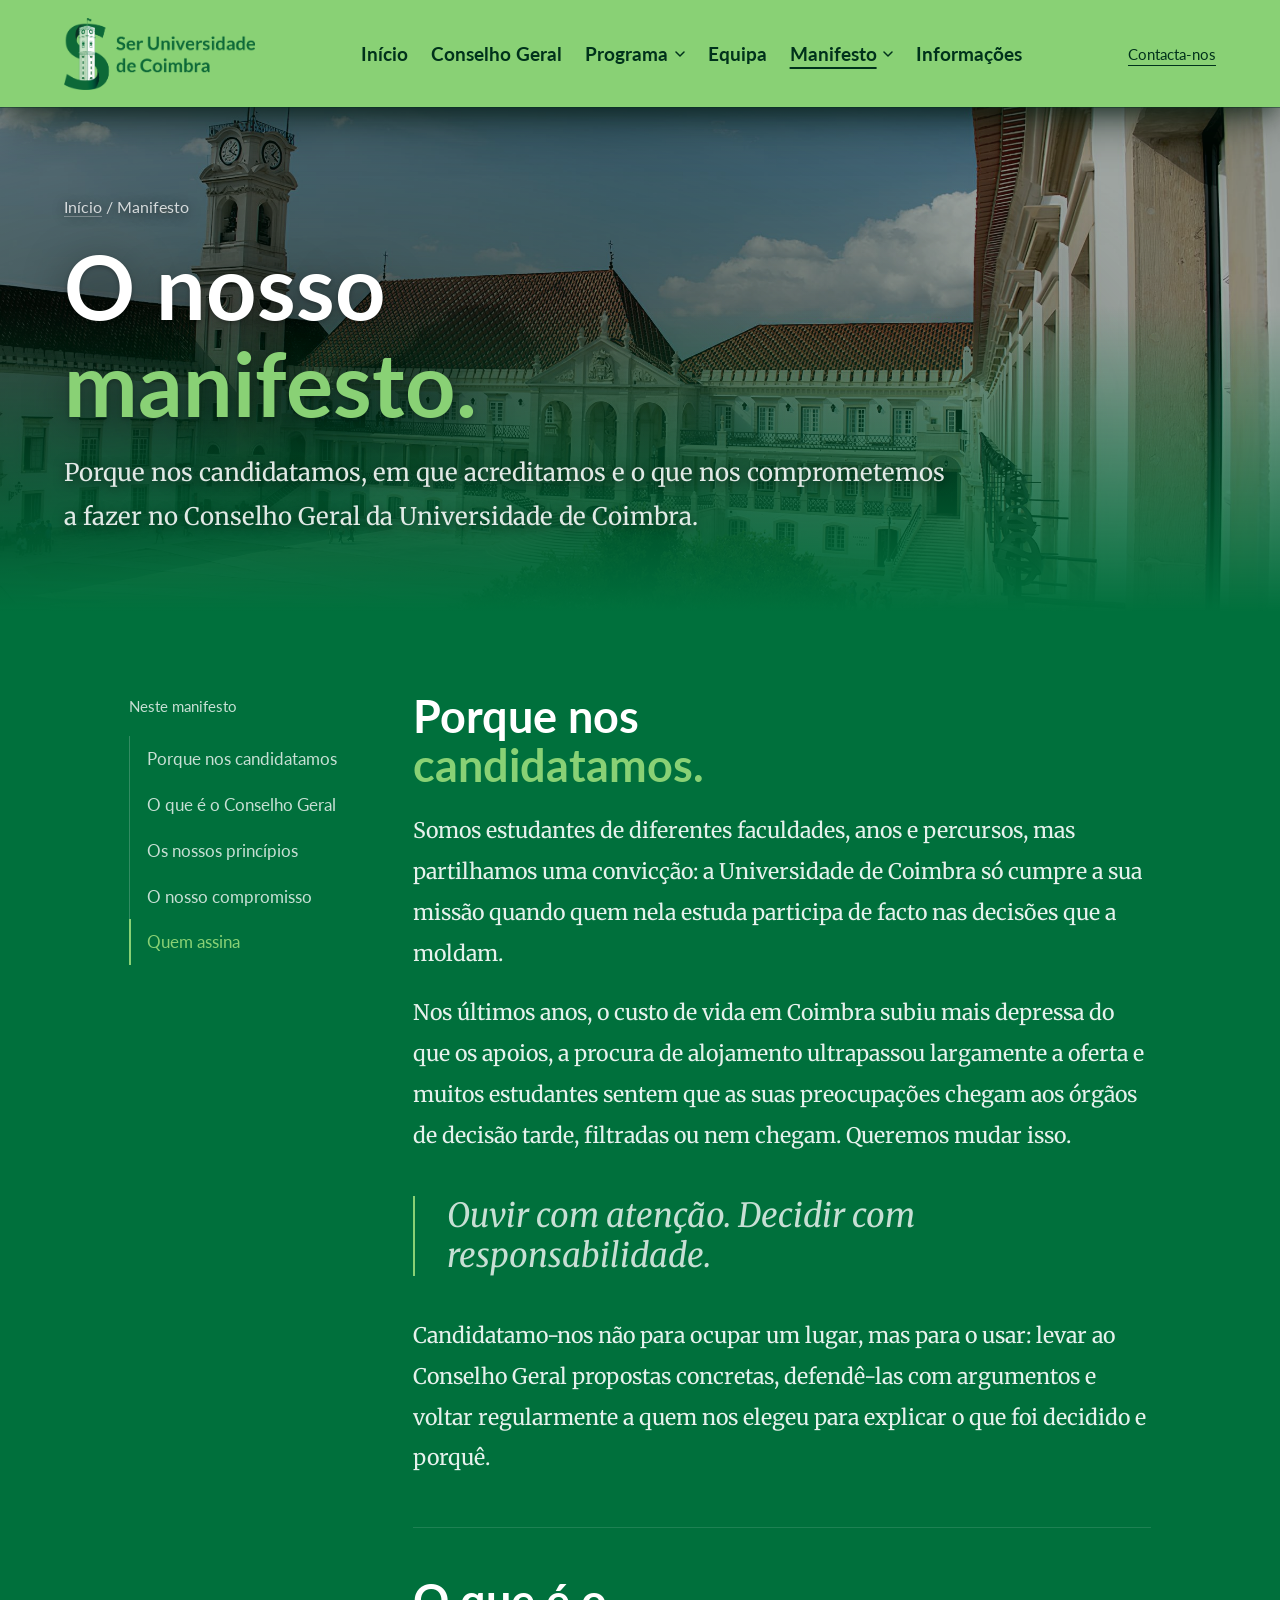
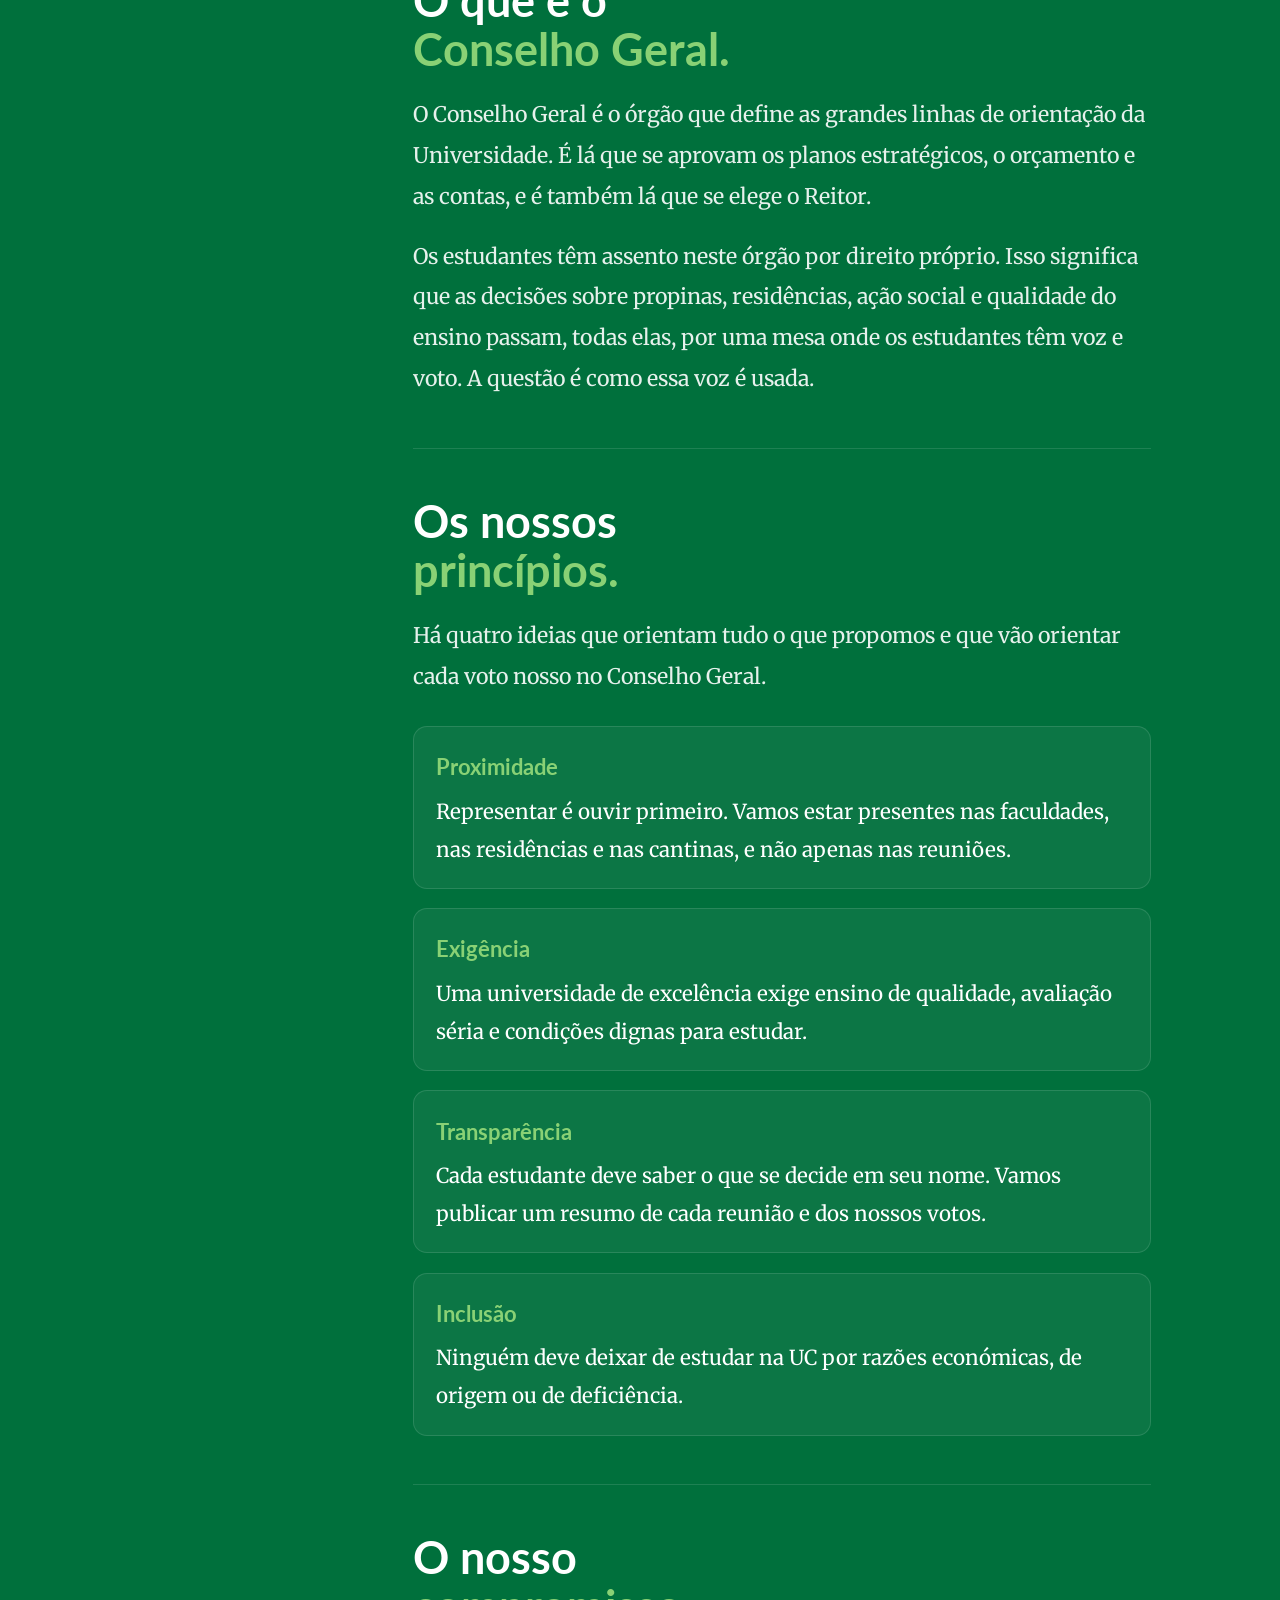
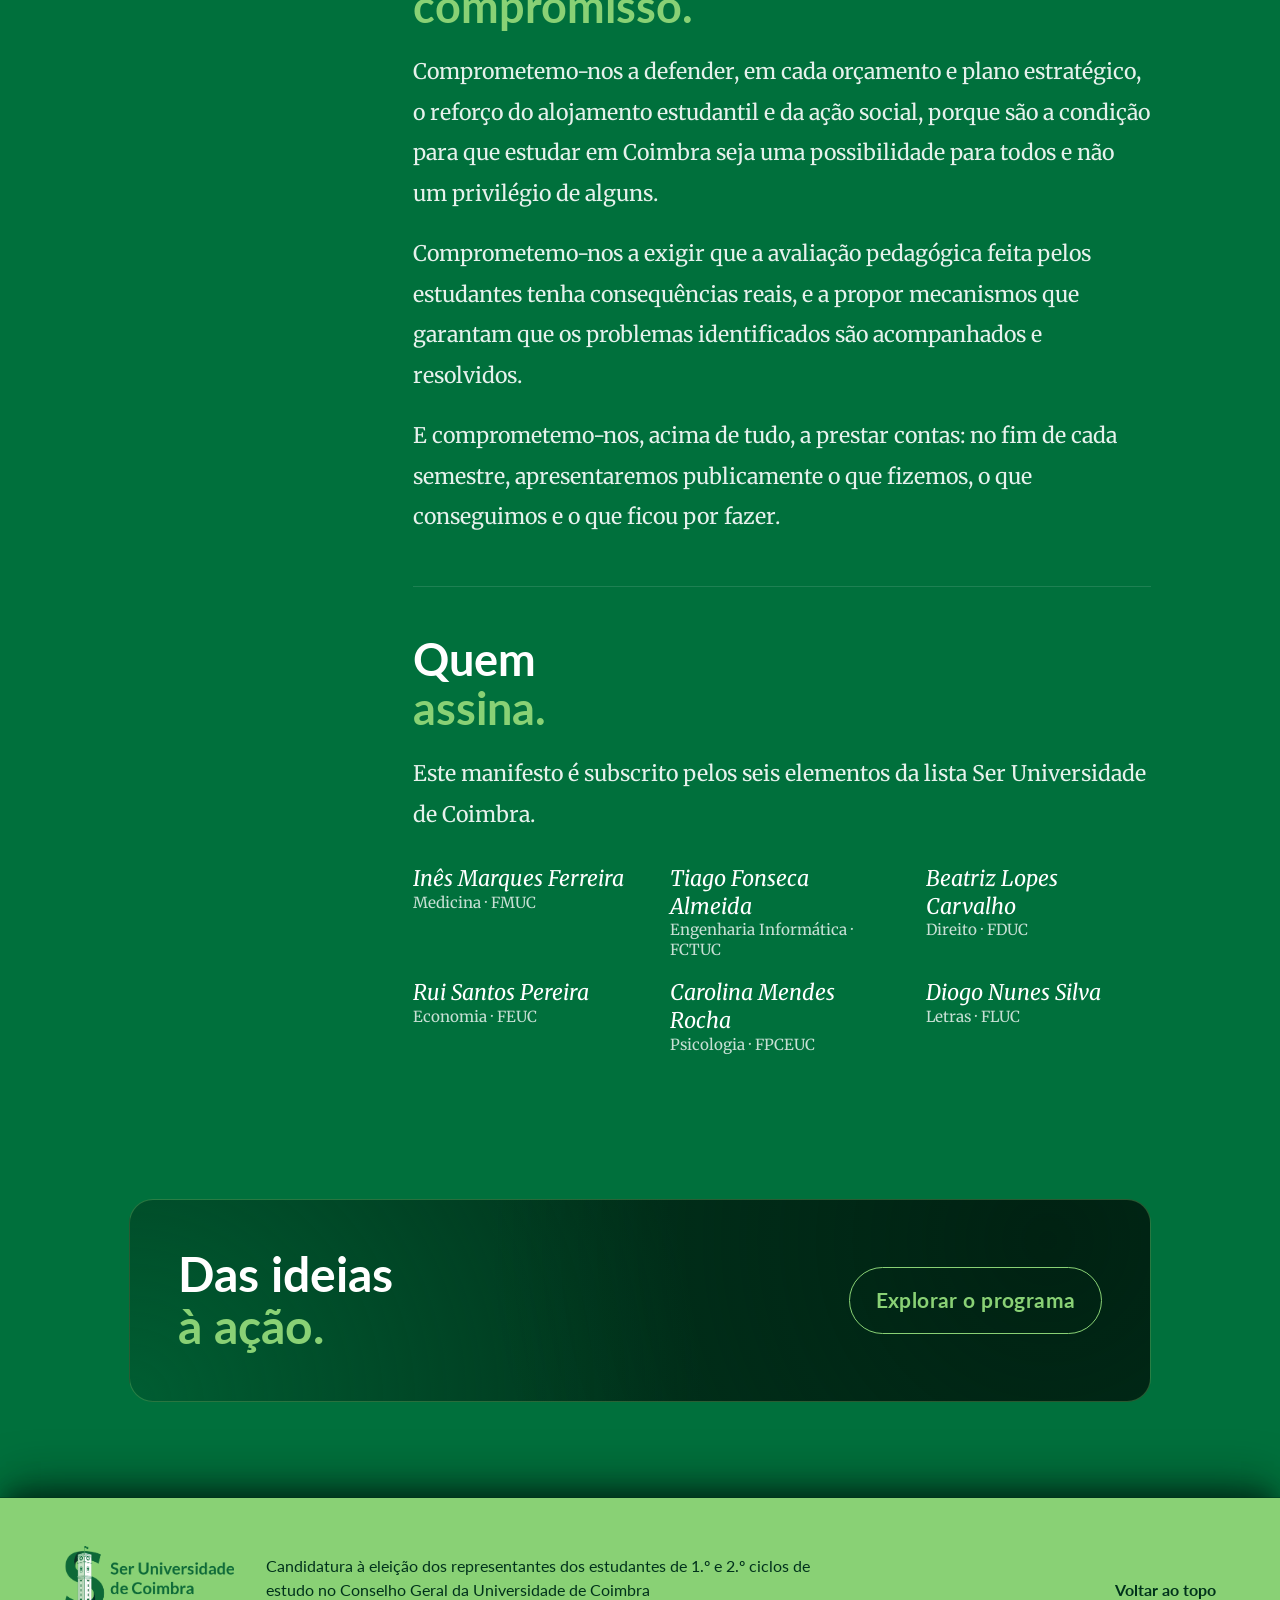
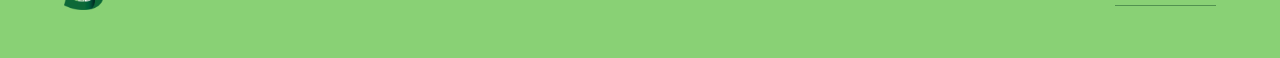
<file: manifesto.html>
<!DOCTYPE html>
<html lang="pt">
<head>
  <meta charset="UTF-8">
  <meta name="viewport" content="width=device-width, initial-scale=1">
  <meta name="description" content="Manifesto da lista Ser Universidade de Coimbra, candidata à eleição dos representantes dos estudantes de 1.º e 2.º ciclos de estudo no Conselho Geral da Universidade de Coimbra.">
  <meta name="theme-color" content="#00703C">
  <title>Manifesto · Ser Universidade de Coimbra</title>
  <link rel="preconnect" href="https://fonts.googleapis.com">
  <link rel="preconnect" href="https://fonts.gstatic.com" crossorigin>
  <link href="https://fonts.googleapis.com/css2?family=Lato:ital,wght@0,400;0,700;1,400;1,700&family=Merriweather:ital,wght@0,300;0,400;0,700;1,300;1,400&display=swap" rel="stylesheet">
  <link rel="icon" type="image/png" sizes="32x32" href="imagens/favicon-32.png">
  <link rel="apple-touch-icon" href="imagens/favicon-180.png">
  <link rel="stylesheet" href="style.css?v=30">
</head>
<body>
  <a class="saltar" href="#conteudo">Saltar para o conteúdo</a>

  <header id="cabecalho">
    <a class="marca" href="index.html">
      <img class="marca-simbolo" src="imagens/logo-cor.png" alt="Ser Universidade de Coimbra">
    </a>
    <nav id="menu">
      <a href="index.html#inicio">Início</a>
      <a href="index.html#conselho-geral">Conselho Geral</a>
      <div class="menu-grupo">
        <button class="menu-grupo-botao" aria-expanded="false">Programa <svg viewBox="0 0 10 6" aria-hidden="true"><path d="M1 1l4 4 4-4" fill="none" stroke="currentColor" stroke-width="1.5" stroke-linecap="round" stroke-linejoin="round"/></svg></button>
        <div class="submenu">
          <a href="index.html#programa">Em resumo</a>
          <a href="programa.html">Programa completo</a>
        </div>
      </div>
      <a href="index.html#equipa">Equipa</a>
      <div class="menu-grupo">
        <button class="menu-grupo-botao atual" aria-expanded="false">Manifesto <svg viewBox="0 0 10 6" aria-hidden="true"><path d="M1 1l4 4 4-4" fill="none" stroke="currentColor" stroke-width="1.5" stroke-linecap="round" stroke-linejoin="round"/></svg></button>
        <div class="submenu">
          <a href="index.html#manifesto">Em resumo</a>
          <a href="manifesto.html">Manifesto completo</a>
        </div>
      </div>
      <a href="index.html#informacoes">Informações</a>
    </nav>
    <div class="cabecalho-acoes">
      <a class="contacto-ligacao" href="index.html#informacoes">Contacta-nos</a>
      <button class="menu-botao" aria-expanded="false" aria-controls="menu" aria-label="Abrir menu"><span></span><span></span><span></span></button>
    </div>
  </header>

  <section class="pagina-topo">
    <div class="inicio-fundo"></div>
    <p class="migalhas"><a href="index.html">Início</a> / Manifesto</p>
    <h1>O nosso <em>manifesto.</em></h1>
    <p class="pagina-resumo">Porque nos candidatamos, em que acreditamos e o que nos comprometemos a fazer no Conselho Geral da Universidade de Coimbra.</p>
  </section>

  <main id="conteudo" class="leitura">
    <aside class="indice">
      <p class="indice-titulo">Neste manifesto</p>
      <ol>
        <li><a href="#porque">Porque nos candidatamos</a></li>
        <li><a href="#conselho">O que é o Conselho Geral</a></li>
        <li><a href="#principios">Os nossos princípios</a></li>
        <li><a href="#compromisso">O nosso compromisso</a></li>
        <li><a href="#quem-somos">Quem assina</a></li>
      </ol>
    </aside>

    <article class="texto-manifesto">
      <section id="porque">
        <h2>Porque nos <em>candidatamos.</em></h2>
        <p>Somos estudantes de diferentes faculdades, anos e percursos, mas partilhamos uma convicção: a Universidade de Coimbra só cumpre a sua missão quando quem nela estuda participa de facto nas decisões que a moldam.</p>
        <p>Nos últimos anos, o custo de vida em Coimbra subiu mais depressa do que os apoios, a procura de alojamento ultrapassou largamente a oferta e muitos estudantes sentem que as suas preocupações chegam aos órgãos de decisão tarde, filtradas ou nem chegam. Queremos mudar isso.</p>
        <blockquote>Ouvir com atenção. Decidir com responsabilidade.</blockquote>
        <p>Candidatamo-nos não para ocupar um lugar, mas para o usar: levar ao Conselho Geral propostas concretas, defendê-las com argumentos e voltar regularmente a quem nos elegeu para explicar o que foi decidido e porquê.</p>
      </section>

      <section id="conselho">
        <h2>O que é o <em>Conselho Geral.</em></h2>
        <p>O Conselho Geral é o órgão que define as grandes linhas de orientação da Universidade. É lá que se aprovam os planos estratégicos, o orçamento e as contas, e é também lá que se elege o Reitor.</p>
        <p>Os estudantes têm assento neste órgão por direito próprio. Isso significa que as decisões sobre propinas, residências, ação social e qualidade do ensino passam, todas elas, por uma mesa onde os estudantes têm voz e voto. A questão é como essa voz é usada.</p>
      </section>

      <section id="principios">
        <h2>Os nossos <em>princípios.</em></h2>
        <p>Há quatro ideias que orientam tudo o que propomos e que vão orientar cada voto nosso no Conselho Geral.</p>
        <ul class="principios">
          <li><strong>Proximidade</strong>Representar é ouvir primeiro. Vamos estar presentes nas faculdades, nas residências e nas cantinas, e não apenas nas reuniões.</li>
          <li><strong>Exigência</strong>Uma universidade de excelência exige ensino de qualidade, avaliação séria e condições dignas para estudar.</li>
          <li><strong>Transparência</strong>Cada estudante deve saber o que se decide em seu nome. Vamos publicar um resumo de cada reunião e dos nossos votos.</li>
          <li><strong>Inclusão</strong>Ninguém deve deixar de estudar na UC por razões económicas, de origem ou de deficiência.</li>
        </ul>
      </section>

      <section id="compromisso">
        <h2>O nosso <em>compromisso.</em></h2>
        <p>Comprometemo-nos a defender, em cada orçamento e plano estratégico, o reforço do alojamento estudantil e da ação social, porque são a condição para que estudar em Coimbra seja uma possibilidade para todos e não um privilégio de alguns.</p>
        <p>Comprometemo-nos a exigir que a avaliação pedagógica feita pelos estudantes tenha consequências reais, e a propor mecanismos que garantam que os problemas identificados são acompanhados e resolvidos.</p>
        <p>E comprometemo-nos, acima de tudo, a prestar contas: no fim de cada semestre, apresentaremos publicamente o que fizemos, o que conseguimos e o que ficou por fazer.</p>
      </section>

      <section id="quem-somos">
        <h2>Quem <em>assina.</em></h2>
        <p>Este manifesto é subscrito pelos seis elementos da lista Ser Universidade de Coimbra.</p>
        <div class="assinaturas">
          <p>Inês Marques Ferreira <span>Medicina · FMUC</span></p>
          <p>Tiago Fonseca Almeida <span>Engenharia Informática · FCTUC</span></p>
          <p>Beatriz Lopes Carvalho <span>Direito · FDUC</span></p>
          <p>Rui Santos Pereira <span>Economia · FEUC</span></p>
          <p>Carolina Mendes Rocha <span>Psicologia · FPCEUC</span></p>
          <p>Diogo Nunes Silva <span>Letras · FLUC</span></p>
        </div>
      </section>
    </article>
  </main>

  <section class="pagina-seguinte">
    <div class="pagina-seguinte-cartao">
      <h2>Das ideias <em>à ação.</em></h2>
      <a class="botao-pagina" href="programa.html">Explorar o programa</a>
    </div>
  </section>

  <footer>
    <div class="rodape-marca">
      <img class="marca-simbolo" src="imagens/logo-cor.png" alt="Ser Universidade de Coimbra">
      <p>Candidatura à eleição dos representantes dos estudantes de 1.º e 2.º ciclos de estudo no Conselho Geral da Universidade de Coimbra</p>
    </div>
    <a class="ligacao" href="#">Voltar ao topo</a>
  </footer>

  <script src="script.js?v=30"></script>
</body>
</html>
</file>
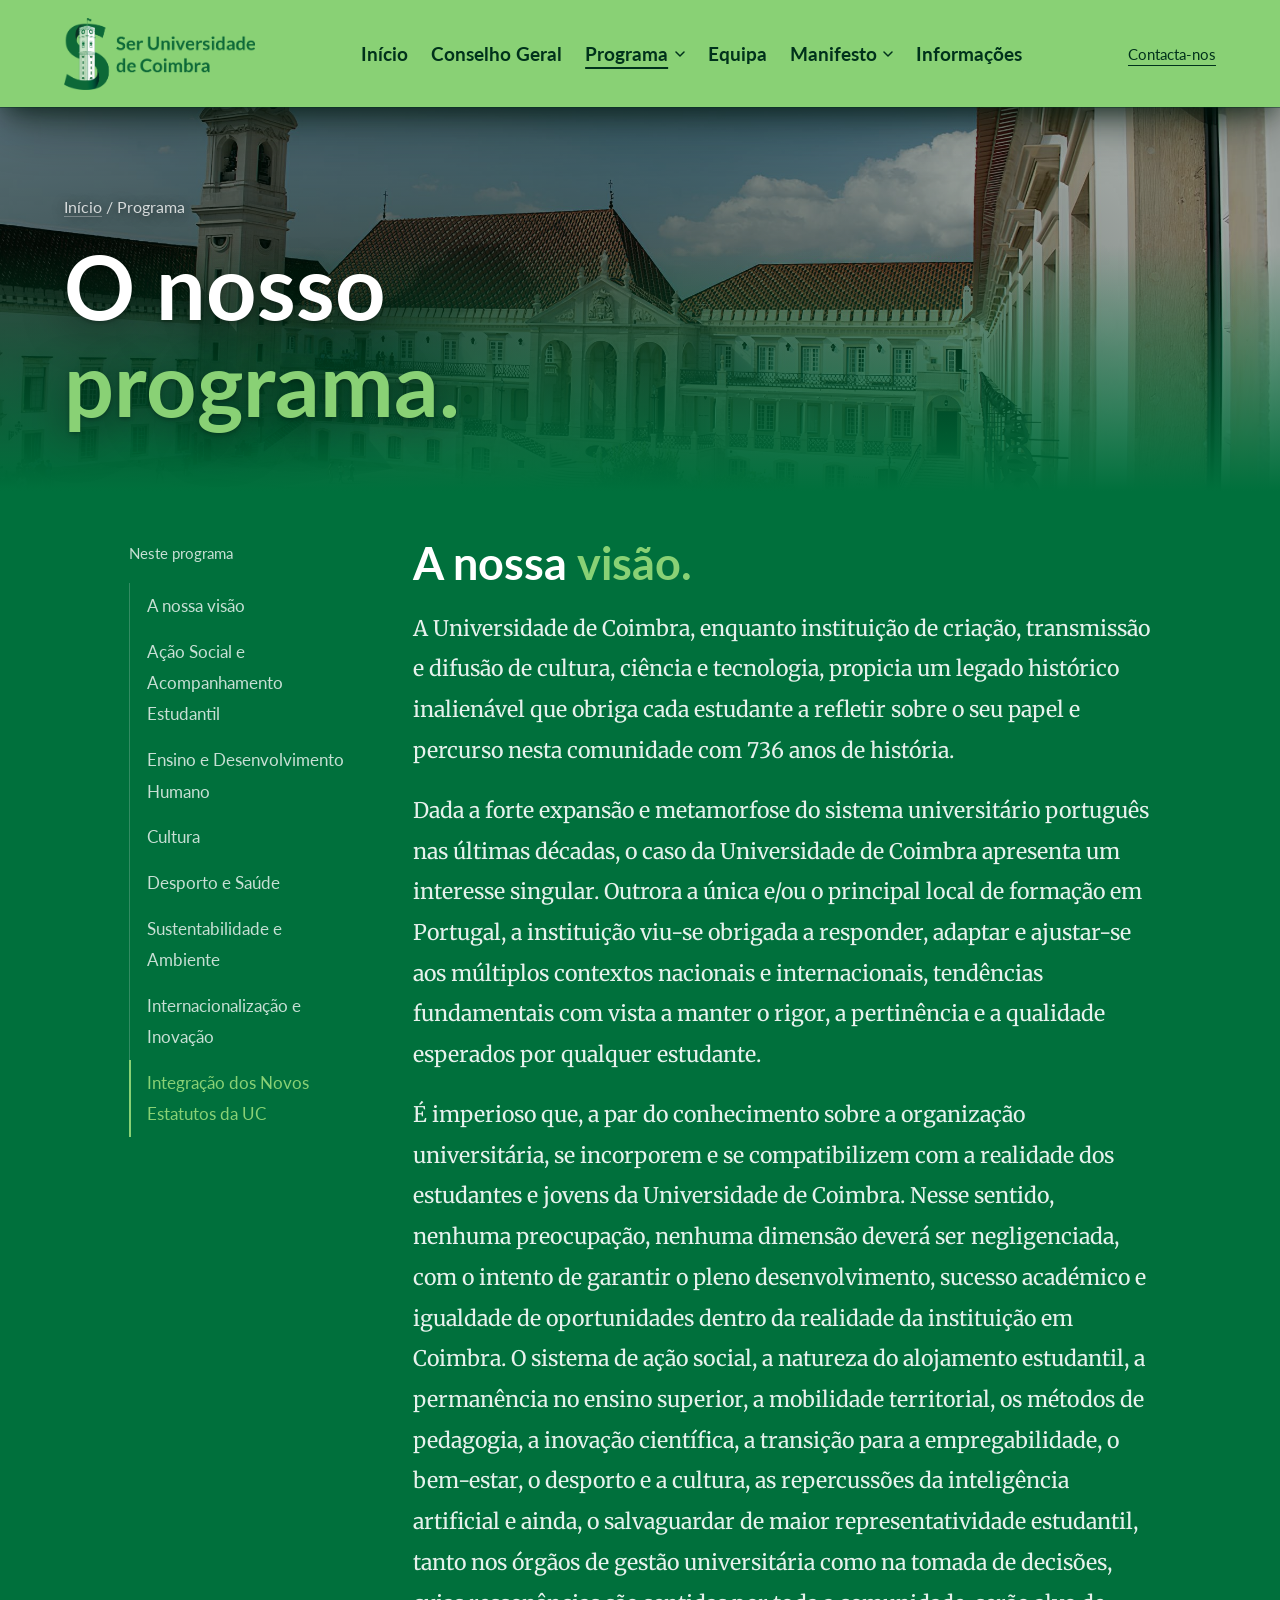
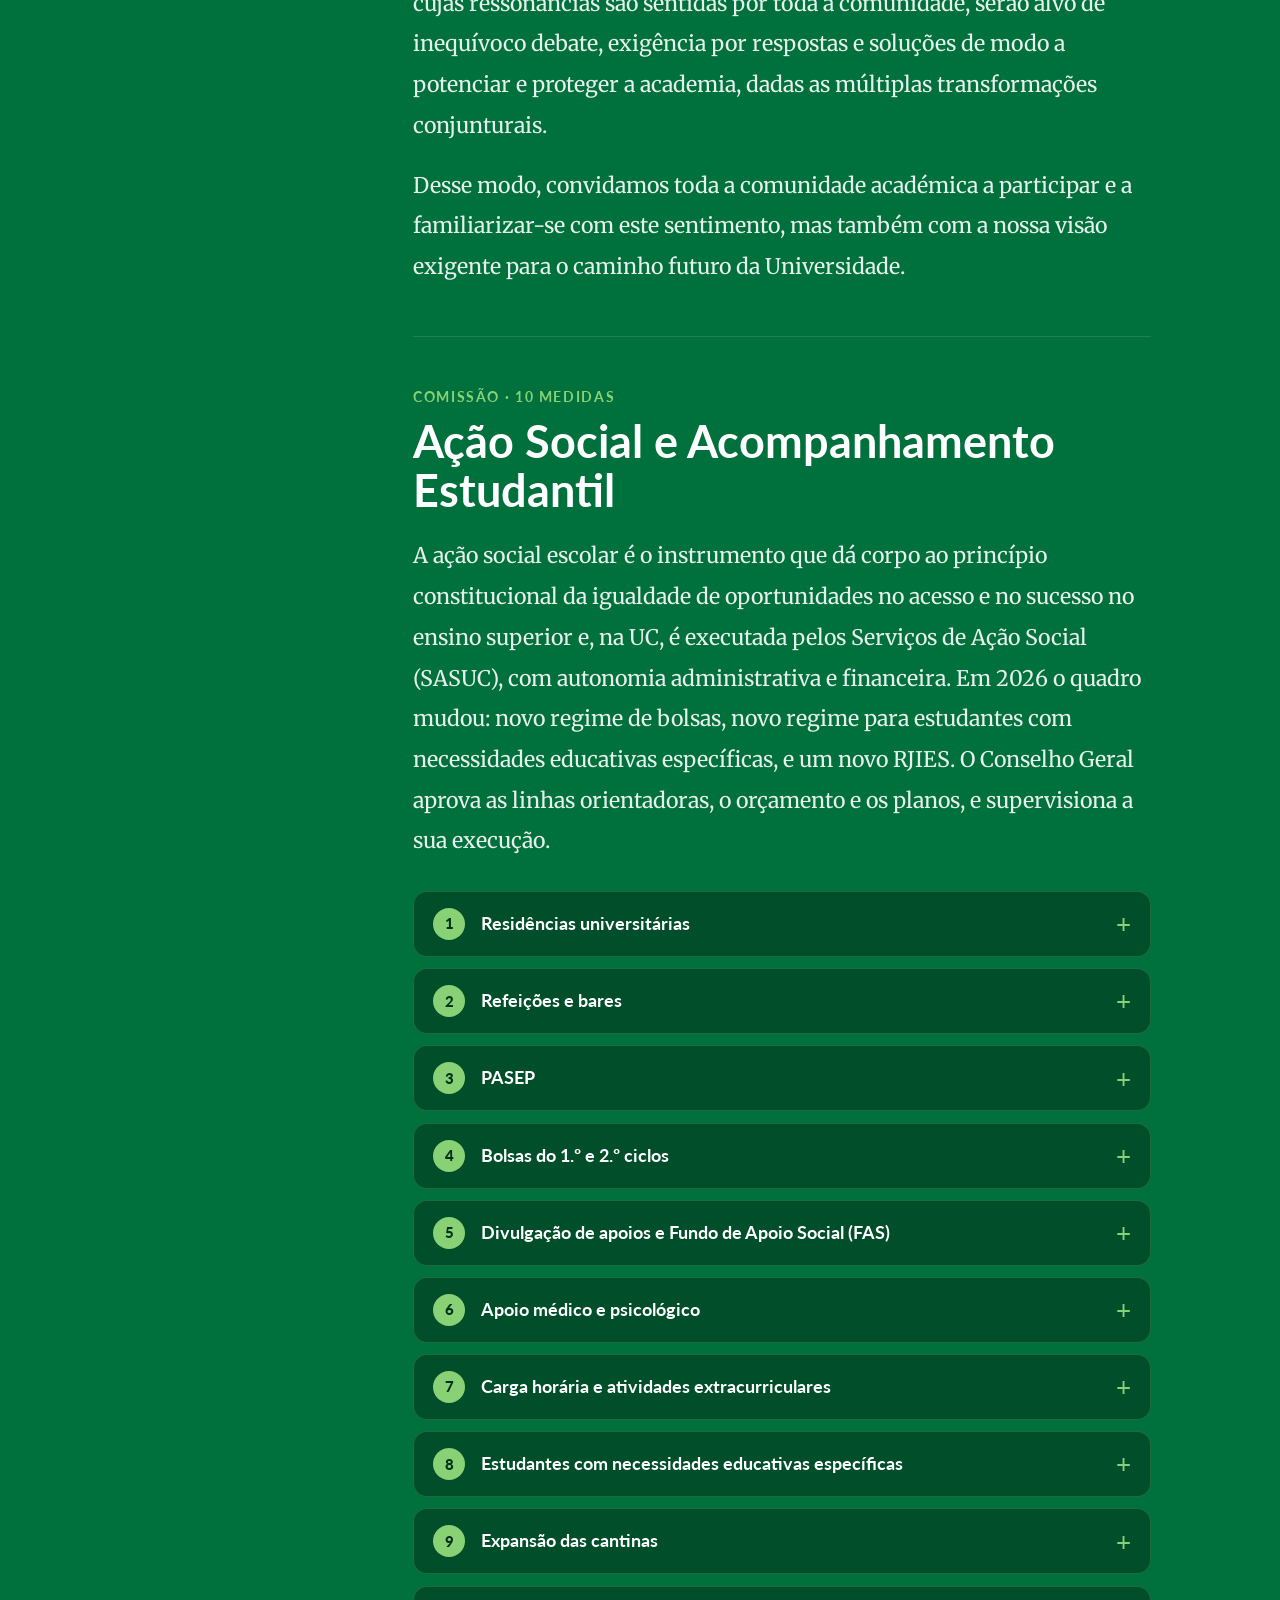
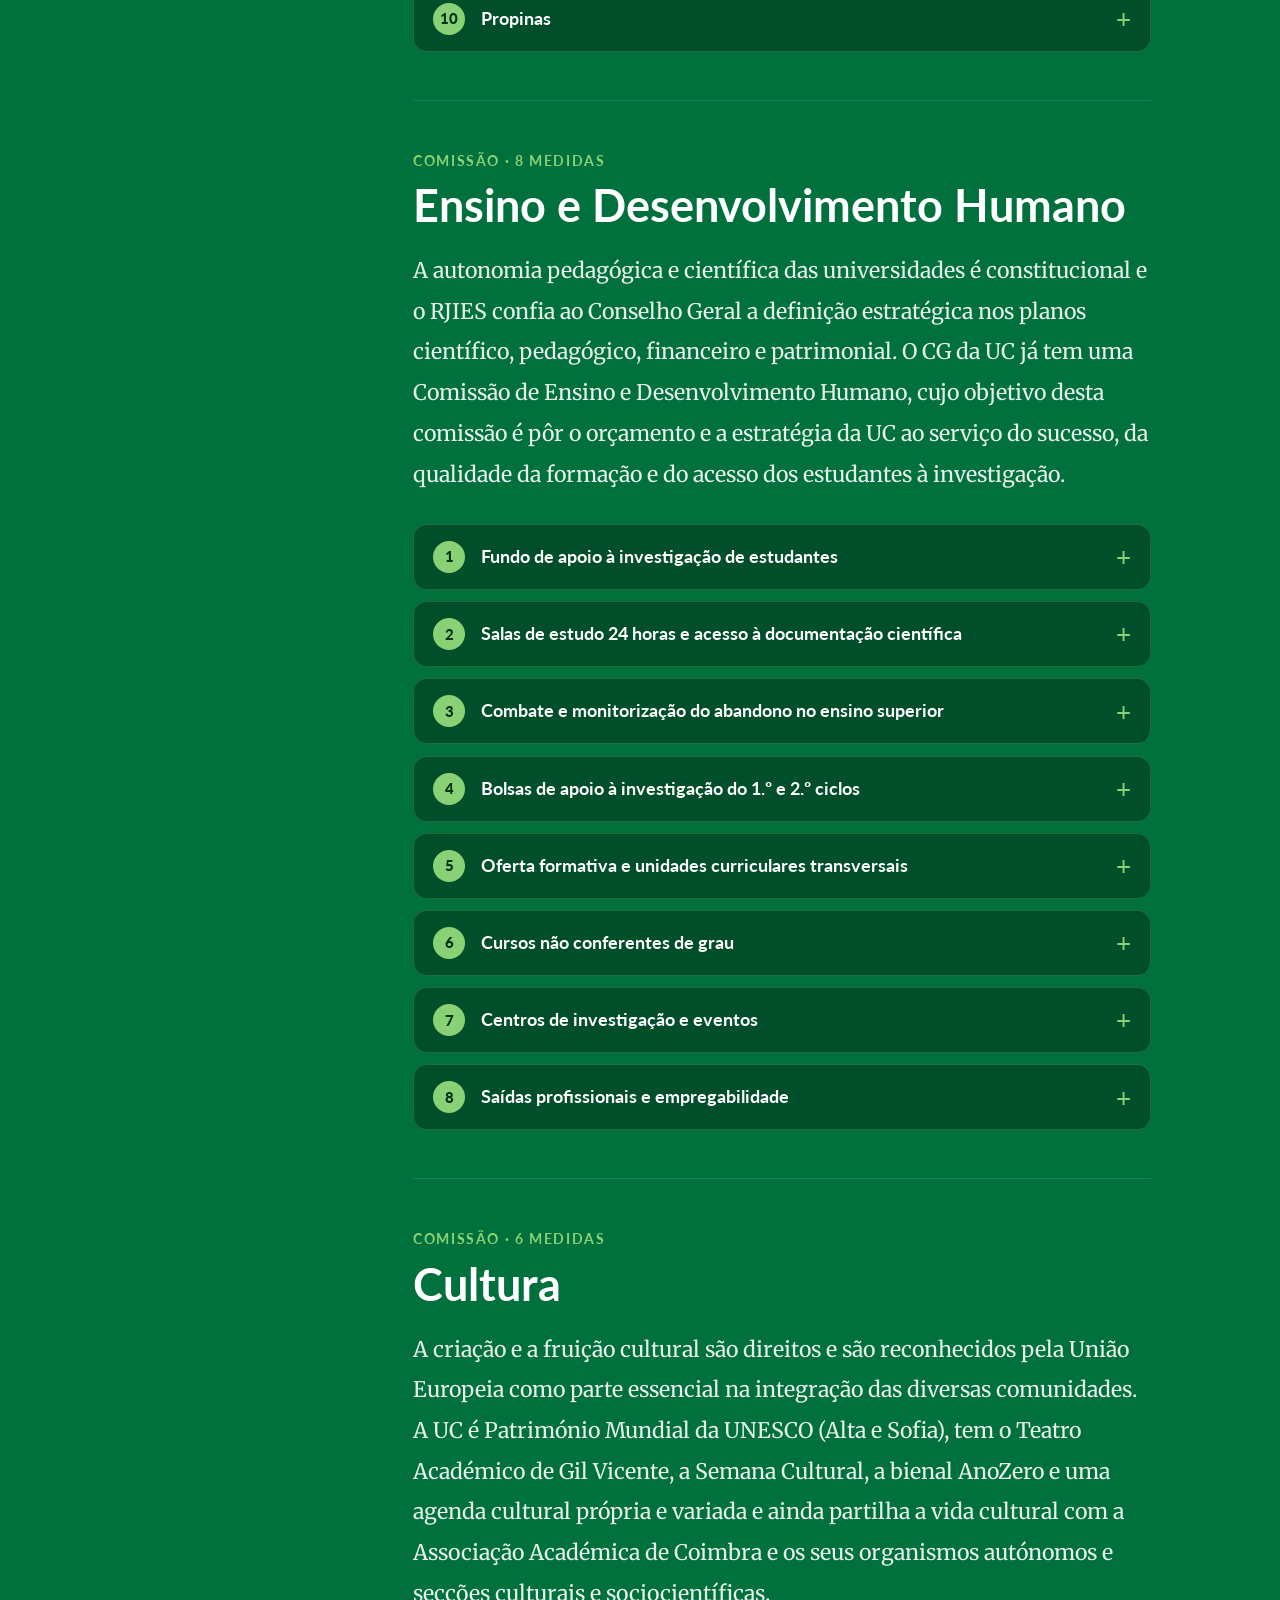
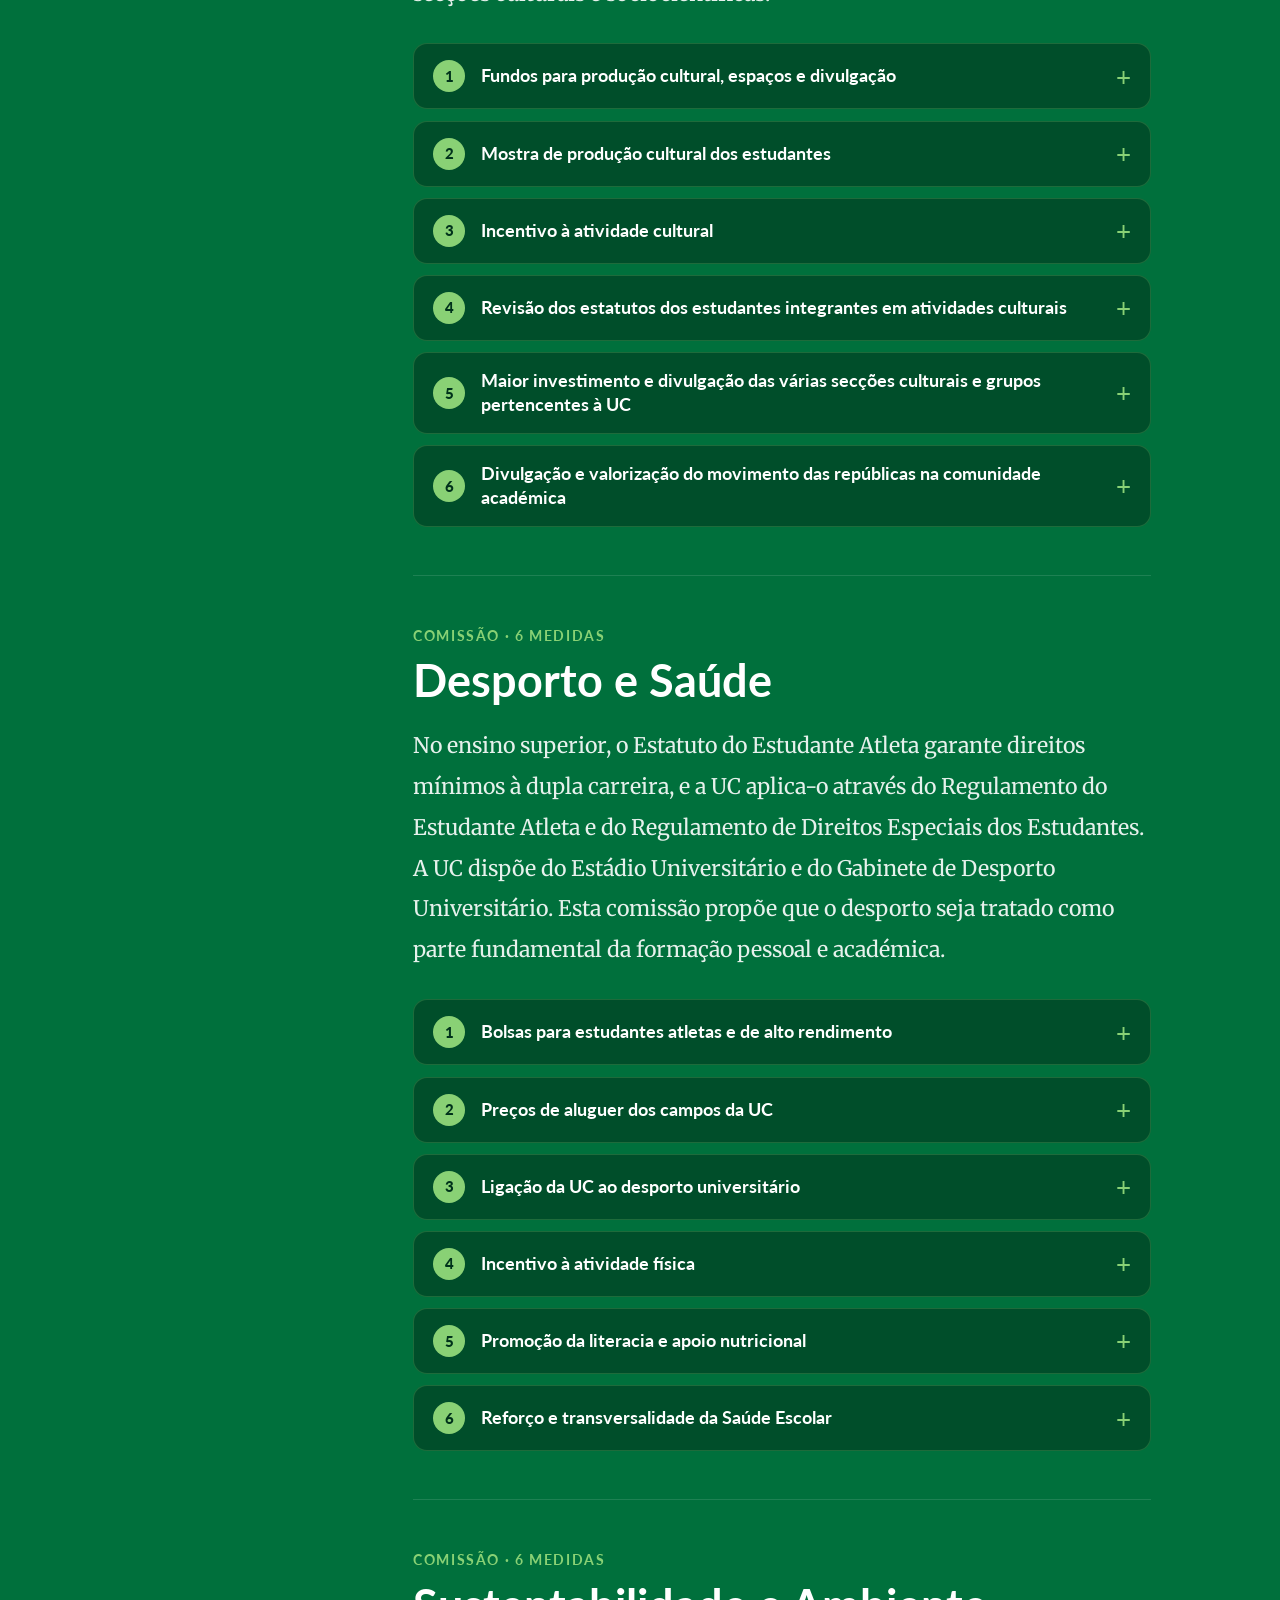
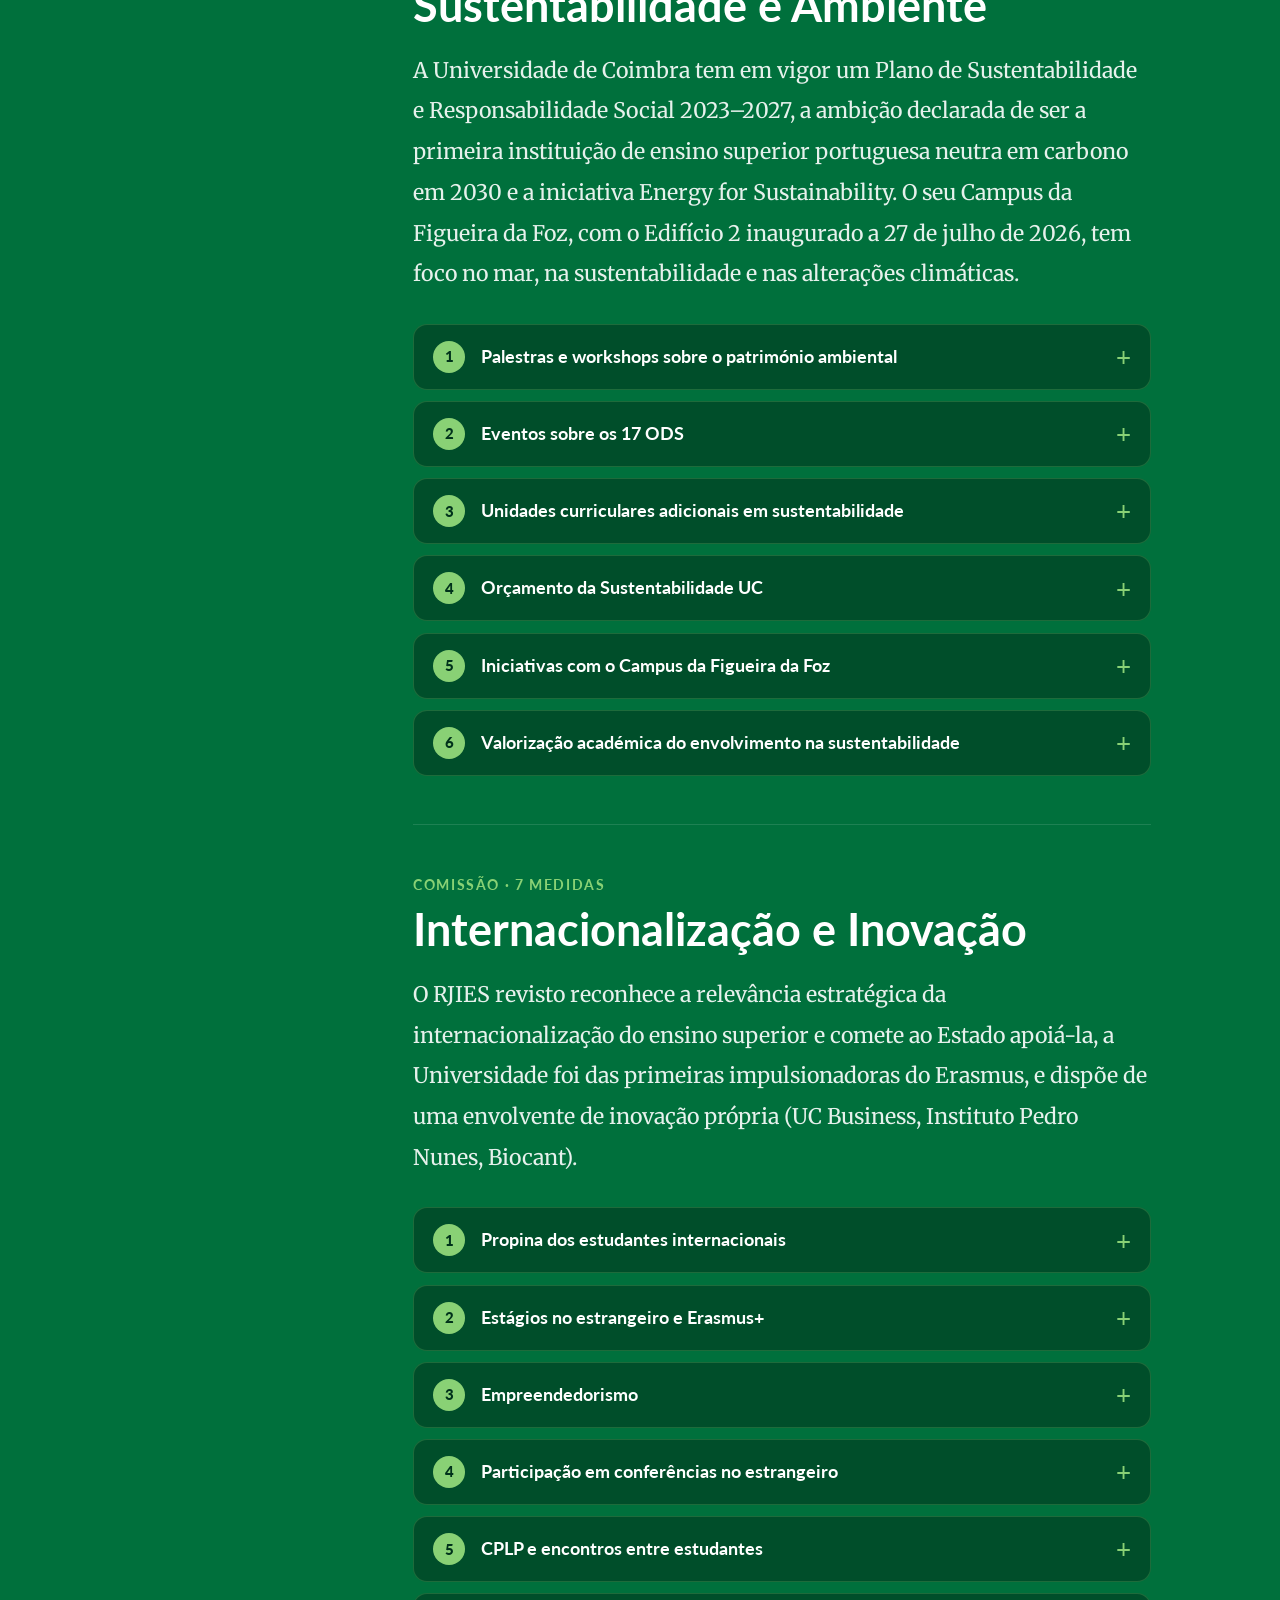
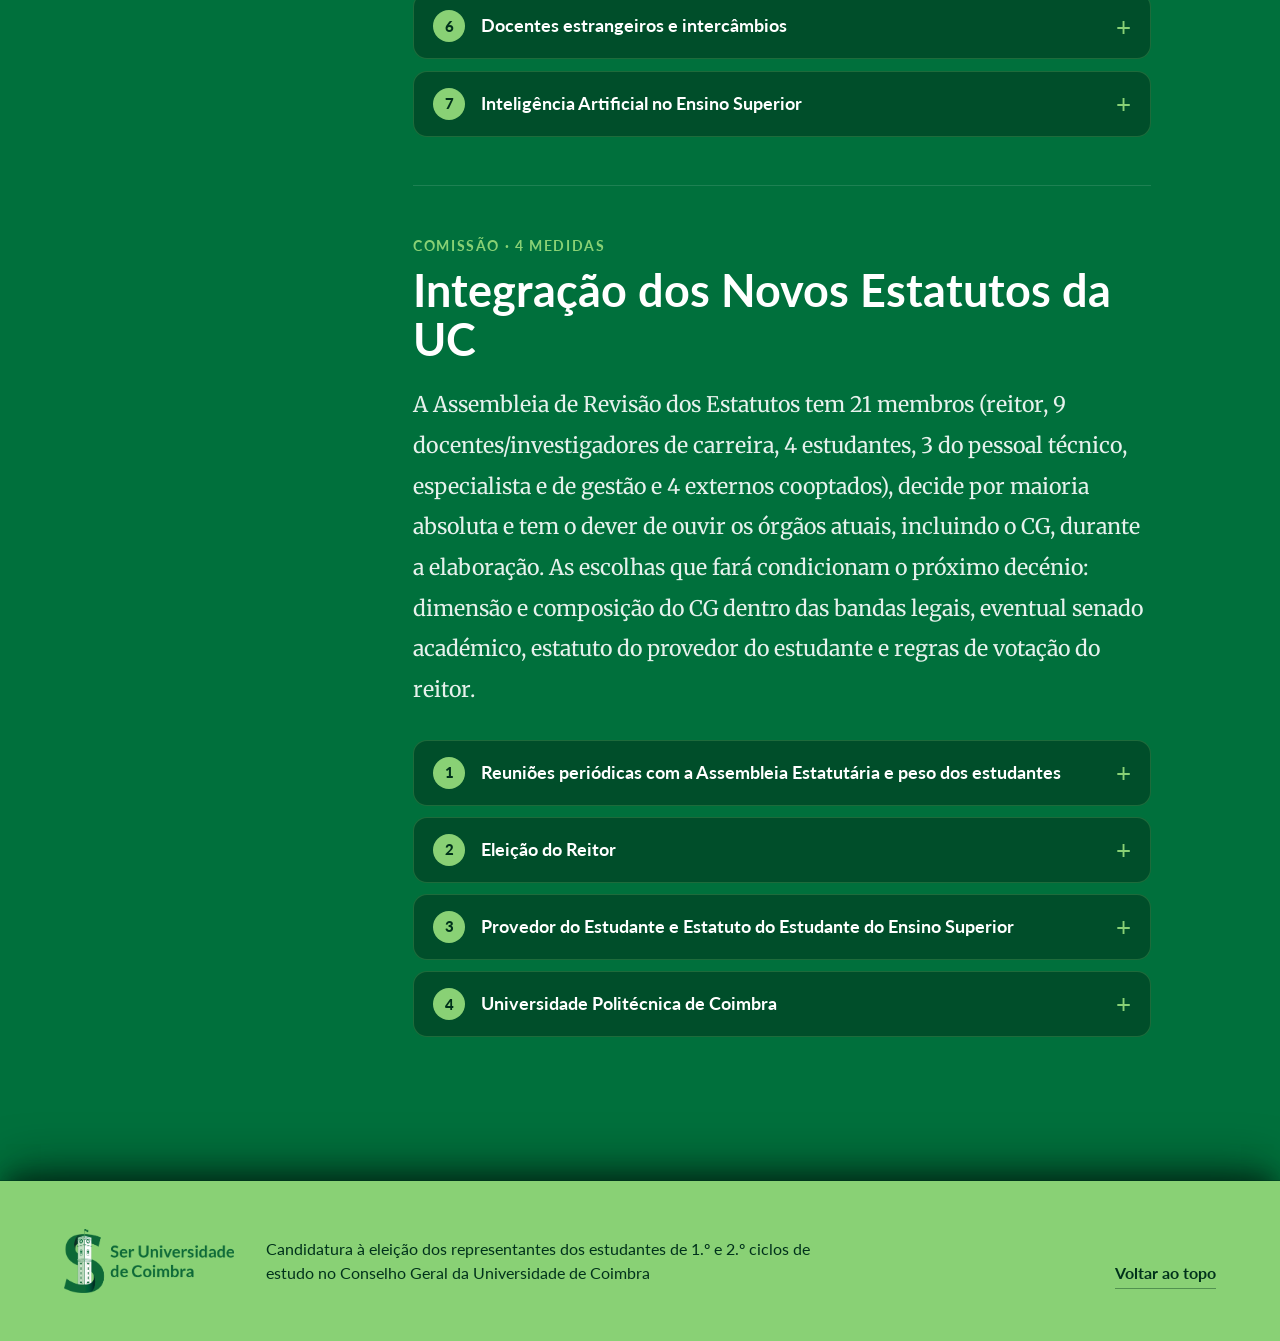
<file: programa.html>
<!DOCTYPE html>
<html lang="pt">
<head>
  <meta charset="UTF-8">
  <meta name="viewport" content="width=device-width, initial-scale=1">
  <meta name="description" content="Programa da lista Ser Universidade de Coimbra, candidata ao Conselho Geral da Universidade de Coimbra: sete comissões e as nossas propostas.">
  <meta name="theme-color" content="#00703C">
  <title>Programa · Ser Universidade de Coimbra</title>
  <link rel="preconnect" href="https://fonts.googleapis.com">
  <link rel="preconnect" href="https://fonts.gstatic.com" crossorigin>
  <link href="https://fonts.googleapis.com/css2?family=Lato:ital,wght@0,400;0,700;1,400;1,700&family=Merriweather:ital,wght@0,300;0,400;0,700;1,300;1,400&display=swap" rel="stylesheet">
  <link rel="icon" type="image/png" sizes="32x32" href="imagens/favicon-32.png">
  <link rel="apple-touch-icon" href="imagens/favicon-180.png">
  <link rel="stylesheet" href="style.css?v=30">
</head>
<body>
  <a class="saltar" href="#conteudo">Saltar para o conteúdo</a>

  <header id="cabecalho">
    <a class="marca" href="index.html">
      <img class="marca-simbolo" src="imagens/logo-cor.png" alt="Ser Universidade de Coimbra">
    </a>
    <nav id="menu">
      <a href="index.html#inicio">Início</a>
      <a href="index.html#conselho-geral">Conselho Geral</a>
      <div class="menu-grupo">
        <button class="menu-grupo-botao atual" aria-expanded="false">Programa <svg viewBox="0 0 10 6" aria-hidden="true"><path d="M1 1l4 4 4-4" fill="none" stroke="currentColor" stroke-width="1.5" stroke-linecap="round" stroke-linejoin="round"/></svg></button>
        <div class="submenu">
          <a href="index.html#programa">Em resumo</a>
          <a href="programa.html">Programa completo</a>
        </div>
      </div>
      <a href="index.html#equipa">Equipa</a>
      <div class="menu-grupo">
        <button class="menu-grupo-botao" aria-expanded="false">Manifesto <svg viewBox="0 0 10 6" aria-hidden="true"><path d="M1 1l4 4 4-4" fill="none" stroke="currentColor" stroke-width="1.5" stroke-linecap="round" stroke-linejoin="round"/></svg></button>
        <div class="submenu">
          <a href="index.html#manifesto">Em resumo</a>
          <a href="manifesto.html">Manifesto completo</a>
        </div>
      </div>
      <a href="index.html#informacoes">Informações</a>
    </nav>
    <div class="cabecalho-acoes">
      <a class="contacto-ligacao" href="index.html#informacoes">Contacta-nos</a>
      <button class="menu-botao" aria-expanded="false" aria-controls="menu" aria-label="Abrir menu"><span></span><span></span><span></span></button>
    </div>
  </header>

  <section class="pagina-topo pagina-topo-curta">
    <div class="inicio-fundo"></div>
    <p class="migalhas"><a href="index.html">Início</a> / Programa</p>
    <h1>O nosso <em>programa.</em></h1>
  </section>

  <main id="conteudo" class="leitura leitura-programa">
    <aside class="indice">
      <p class="indice-titulo">Neste programa</p>
      <ol>
        <li><a href="#introducao">A nossa visão</a></li>
        <li><a href="#acao-social-e-acompanhamento-estudantil">Ação Social e Acompanhamento Estudantil</a></li>
        <li><a href="#ensino-e-desenvolvimento-humano">Ensino e Desenvolvimento Humano</a></li>
        <li><a href="#cultura">Cultura</a></li>
        <li><a href="#desporto-e-saude">Desporto e Saúde</a></li>
        <li><a href="#sustentabilidade-e-ambiente">Sustentabilidade e Ambiente</a></li>
        <li><a href="#internacionalizacao-e-inovacao">Internacionalização e Inovação</a></li>
        <li><a href="#integracao-dos-novos-estatutos-da-uc">Integração dos Novos Estatutos da UC</a></li>
      </ol>
    </aside>

    <article class="texto-manifesto texto-programa">
      <section id="introducao">
        <h2>A nossa <em>visão.</em></h2>
        <p>A Universidade de Coimbra, enquanto instituição de criação, transmissão e difusão de cultura, ciência e tecnologia, propicia um legado histórico inalienável que obriga cada estudante a refletir sobre o seu papel e percurso nesta comunidade com 736 anos de história.</p>
        <p>Dada a forte expansão e metamorfose do sistema universitário português nas últimas décadas, o caso da Universidade de Coimbra apresenta um interesse singular. Outrora a única e/ou o principal local de formação em Portugal, a instituição viu-se obrigada a responder, adaptar e ajustar-se aos múltiplos contextos nacionais e internacionais, tendências fundamentais com vista a manter o rigor, a pertinência e a qualidade esperados por qualquer estudante.</p>
        <p>É imperioso que, a par do conhecimento sobre a organização universitária, se incorporem e se compatibilizem com a realidade dos estudantes e jovens da Universidade de Coimbra. Nesse sentido, nenhuma preocupação, nenhuma dimensão deverá ser negligenciada, com o intento de garantir o pleno desenvolvimento, sucesso académico e igualdade de oportunidades dentro da realidade da instituição em Coimbra. O sistema de ação social, a natureza do alojamento estudantil, a permanência no ensino superior, a mobilidade territorial, os métodos de pedagogia, a inovação científica, a transição para a empregabilidade, o bem-estar, o desporto e a cultura, as repercussões da inteligência artificial e ainda, o salvaguardar de maior representatividade estudantil, tanto nos órgãos de gestão universitária como na tomada de decisões, cujas ressonâncias são sentidas por toda a comunidade, serão alvo de inequívoco debate, exigência por respostas e soluções de modo a potenciar e proteger a academia, dadas as múltiplas transformações conjunturais.</p>
        <p>Desse modo, convidamos toda a comunidade académica a participar e a familiarizar-se com este sentimento, mas também com a nossa visão exigente para o caminho futuro da Universidade.</p>
      </section>
      <section id="acao-social-e-acompanhamento-estudantil">
        <p class="comissao-etiqueta">Comissão · 10 medidas</p>
        <h2>Ação Social e Acompanhamento Estudantil</h2>
        <p>A ação social escolar é o instrumento que dá corpo ao princípio constitucional da igualdade de oportunidades no acesso e no sucesso no ensino superior e, na UC, é executada pelos Serviços de Ação Social (SASUC), com autonomia administrativa e financeira. Em 2026 o quadro mudou: novo regime de bolsas, novo regime para estudantes com necessidades educativas específicas, e um novo RJIES. O Conselho Geral aprova as linhas orientadoras, o orçamento e os planos, e supervisiona a sua execução.</p>
        <div class="medidas">
          <details class="medida">
            <summary><span class="medida-numero">1</span><span class="medida-titulo">Residências universitárias</span></summary>
            <p>O alojamento é o principal custo e fator de exclusão dos estudantes deslocados. O Plano Nacional para o Alojamento no Ensino Superior (PNAES, lançado em 2018 e financiado em parte pelo PRR) previa passar de 15.073 para 26.772 camas públicas entre 2021 e 2026, segundo o balanço do Governo anterior. A lista propõe que o Conselho Geral exija ao Reitor e aos SASUC um plano com três componentes: reabilitação das residências existentes e que ainda não foram reabilitadas, ampliação da oferta (incluindo imóveis do Estado que a Lei 32/2026, permite transferir para o património da UC) e um levantamento semestral de problemas, apresentado ao Conselho Geral com prazos e responsáveis por cada intervenção.</p>
          </details>
          <details class="medida">
            <summary><span class="medida-numero">2</span><span class="medida-titulo">Refeições e bares</span></summary>
            <p>A alimentação a preço acessível é uma das medidas de apoio indireto da ação social. Os estudantes deslocados são os mais afetados pelo encerramento parcial ao fim de semana e pela concentração de cantinas. A lista propõe que mais cantinas estejam abertas ao fim de semana, e que o horário seja estendido ao período da noite para garantir que o prato social esteja disponível todos os dias de semana, em todas as refeições!</p>
          </details>
          <details class="medida">
            <summary><span class="medida-numero">3</span><span class="medida-titulo">PASEP</span></summary>
            <p>O Programa de Apoio Social a Estudantes através de Atividades de Tempo Parcial, regulamentado pelo Conselho de Ação Social, permite remunerar atividades supervisionadas, com prioridade aos estudantes mais carenciados segundo os critérios do Fundo de Apoio Social. A lista propõe aumentar e diversificar a bolsa de atividades (serviços, Faculdades, unidades de investigação), garantindo que o horário letivo é sempre protegido e que a atividade fica averbada no Suplemento ao Diploma.</p>
          </details>
          <details class="medida">
            <summary><span class="medida-numero">4</span><span class="medida-titulo">Bolsas do 1.º e 2.º ciclos</span></summary>
            <p>O sistema de bolsas é nacional. O Decreto-Lei n.º 148/2026 e a Portaria n.º 331-B/2026/1 criam um novo modelo, baseado nos custos reais de frequência por concelho, que abrange o 2.º ciclo e que o Governo estima aumentar a bolsa média de 1.734 para 2.660 euros. Em 2026/27 aplicaram-se apenas a bolsa de incentivo, o novo estatuto de deslocado e o regime transitório de apoio ao alojamento; a aplicação plena é em 2027/28. A lista pretende que a UC chegue preparada a 2027/28 (informação clara, prazos, apoio aos candidatos) e a que o Fundo de Apoio Social cubra as lacunas que o novo modelo deixar, nomeadamente no 2.º ciclo.</p>
          </details>
          <details class="medida">
            <summary><span class="medida-numero">5</span><span class="medida-titulo">Divulgação de apoios e Fundo de Apoio Social (FAS)</span></summary>
            <p>O FAS foi criado pelo Senado em 2004/05 como instrumento complementar das bolsas e o seu regulamento foi alterado pelo Reitor em 2022. A lista propõe um ponto único de informação sobre todos os apoios da UC e das Faculdades, métricas anuais de candidaturas e deferimentos e um estudo de elegibilidade para colmatar situações hoje excluídas.</p>
          </details>
          <details class="medida">
            <summary><span class="medida-numero">6</span><span class="medida-titulo">Apoio médico e psicológico</span></summary>
            <p>A lista propõe que o CG exija a publicação anual do rácio real, do tempo médio de espera para a primeira consulta e do orçamento afeto, e que fixe uma meta própria para a UC, com trajetória e fonte de financiamento. Propõe ainda a descentralização do atendimento pelos polos situados na cidade de Coimbra e pelo Campus da Figueira da Foz, com vista a garantir a execução do rácio de um psicólogo para quinhentos estudantes defendido pela Ordem dos Psicólogos Portugueses.</p>
          </details>
          <details class="medida">
            <summary><span class="medida-numero">7</span><span class="medida-titulo">Carga horária e atividades extracurriculares</span></summary>
            <p>O ensino superior europeu assenta numa aprendizagem centrada no estudante e o sistema ECTS mede o volume de trabalho total do estudante, não só as horas de contacto. A lista não propõe alterar os ECTS, que decorrem da lei e da acreditação da A3ES, mas monitorizar a carga real de trabalho por unidade curricular, corrigir sobreposições de horários e de avaliações e facilitar a compatibilização com atividades associativas, culturais e desportivas e com o estatuto de trabalhador-estudante.</p>
          </details>
          <details class="medida">
            <summary><span class="medida-numero">8</span><span class="medida-titulo">Estudantes com necessidades educativas específicas</span></summary>
            <p>A Lei n.º 44/2026, de 10 de agosto, aprovou o regime jurídico destes estudantes no ensino superior, com princípios de não discriminação e subsidiariedade, acolhimento envolvendo as associações de estudantes e fiscalização da acessibilidade. As instituições têm de aprovar regulamentos internos conformes para o ano letivo de 2027/28. A Lei n.º 41/2026 alterou ainda a Lei de Bases do Sistema Educativo no mesmo sentido. A lista propõe que o CG acompanhe a elaboração do regulamento da UC, com participação dos estudantes abrangidos e das suas estruturas, e um diagnóstico de acessibilidade física e digital dos edifícios, incluindo os do Campus da Figueira da Foz.</p>
          </details>
          <details class="medida">
            <summary><span class="medida-numero">9</span><span class="medida-titulo">Expansão das cantinas</span></summary>
            <p>A lista propõe a criação de uma Comissão de Trabalho conjunta (estudantes, Direção da Faculdade e SASUC) para resolver a sobrelotação crónica do espaço, agravada nos meses de inverno, designadamente através do aproveitamento imediato de salas adjacentes, da instalação de uma estrutura exterior fechada e climatizada, e da apresentação de um plano estrutural para a ampliação permanente da sala de refeições.</p>
          </details>
          <details class="medida">
            <summary><span class="medida-numero">10</span><span class="medida-titulo">Propinas</span></summary>
            <p>A fixação das propinas dos cursos conferentes de grau é competência do Conselho Geral, e no caso do 1.º ciclo e dos mestrados integrados exige maioria absoluta dos membros em efetividade de funções. Na UC, o valor da propina de licenciatura e de mestrado integrado é fixado de acordo com a legislação em vigor, enquanto nos restantes mestrados a propina é proposta pelas unidades orgânicas, e é nesses cursos, onde a lei não impõe um teto em euros, que as diferenças entre faculdades se fazem sentir. Como esta lista representa estudantes do 1.º e do 2.º ciclo, propõe que cada proposta de propina de mestrado chegue ao Conselho Geral com a fundamentação dos custos do curso, seguindo o modelo de apresentação que a Comissão de Ensino, Investigação e Desenvolvimento do próprio Conselho elaborou no mandato anterior para uniformizar estas propostas. Propõe ainda que, antes de qualquer votação, o Conselho Geral use a faculdade que o Regimento lhe dá de pedir pareceres a outros órgãos e entidades para ouvir os estudantes, através da AAC e dos Conselhos Pedagógicos, e que a UC publique um quadro comparativo e atualizado das propinas de todos os mestrados. Todavia o objetivo é só um: caminhar para a propina zero!</p>
          </details>
        </div>
      </section>
      <section id="ensino-e-desenvolvimento-humano">
        <p class="comissao-etiqueta">Comissão · 8 medidas</p>
        <h2>Ensino e Desenvolvimento Humano</h2>
        <p>A autonomia pedagógica e científica das universidades é constitucional e o RJIES confia ao Conselho Geral a definição estratégica nos planos científico, pedagógico, financeiro e patrimonial. O CG da UC já tem uma Comissão de Ensino e Desenvolvimento Humano, cujo objetivo desta comissão é pôr o orçamento e a estratégia da UC ao serviço do sucesso, da qualidade da formação e do acesso dos estudantes à investigação.</p>
        <div class="medidas">
          <details class="medida">
            <summary><span class="medida-numero">1</span><span class="medida-titulo">Fundo de apoio à investigação de estudantes</span></summary>
            <p>Dissertações, relatórios e trabalhos de projeto têm custos associados tais como: deslocações, trabalho de campo, licenças, tradução, reprodução, que hoje recaem sobre os estudantes, com desigualdade entre áreas. A lista propõe um fundo da UC, alimentado por uma linha própria do orçamento (em que o cabimento da verba a distribuir poderá vir da receita do turismo, por exemplo), com candidaturas e critérios de mérito e necessidade, regras simples de reembolso e relatório anual de execução. O fundo complementa, sem substituir, o financiamento das unidades de investigação.</p>
          </details>
          <details class="medida">
            <summary><span class="medida-numero">2</span><span class="medida-titulo">Salas de estudo 24 horas e acesso à documentação científica</span></summary>
            <p>O acesso a espaços de estudo e a bases de dados é condição de igualdade entre estudantes. A lista propõe estudar a abertura de mais salas de estudo 24 horas, com segurança, custo e impacto energético avaliados, e garantir que as licenças e o software de pesquisa e leitura científica cobrem todos os ciclos e áreas do saber, em articulação com os Serviços de Biblioteca (SIBUC) e com o acesso nacional e internacional a bibliografia atualizada.</p>
          </details>
          <details class="medida">
            <summary><span class="medida-numero">3</span><span class="medida-titulo">Combate e monitorização do abandono no ensino superior</span></summary>
            <p>O abandono no ensino superior é um indicador de qualidade institucional e de equidade, nesse sentido, a lista propõe que a UC publique anualmente, por curso e ciclo, taxas de abandono, insucesso e mudança de curso, com a sua evolução e, principalmente, que medidas de resposta, utilizando dados próprios e os da DGEEC.</p>
          </details>
          <details class="medida">
            <summary><span class="medida-numero">4</span><span class="medida-titulo">Bolsas de apoio à investigação do 1.º e 2.º ciclos</span></summary>
            <p>A lista propõe um programa de bolsas de iniciação científica, financiado pela UC e pelas Faculdades, com seleção aberta, tutoria docente e reconhecimento curricular. Distingue-se do fundo do ponto 1: aqui há remuneração e vínculo a um projeto; lá, reembolso de custos de um trabalho próprio.</p>
          </details>
          <details class="medida">
            <summary><span class="medida-numero">5</span><span class="medida-titulo">Oferta formativa e unidades curriculares transversais</span></summary>
            <p>A lista propõe alargar unidades transversais em empreendedorismo, metodologia de investigação e literacia em IA, esta última em linha com o dever de literacia em IA do Regulamento (UE) 2024/1689 (art. 4.º) e com o tema que o próprio Conselho Geral escolheu para o ano letivo 2026/27.</p>
          </details>
          <details class="medida">
            <summary><span class="medida-numero">6</span><span class="medida-titulo">Cursos não conferentes de grau</span></summary>
            <p>A formação breve e a pós-graduação respondem à procura de qualificação ao longo da vida (consoante o princípio de lifelong learning). A lista propõe ampliar e simplificar a oferta (incluindo a que já consta no portal de cursos da UC), garantindo qualidade, preços justos e acesso de estudantes com menores recursos, com vista a operacionalizar também as recomendações da Comissão Europeia sobre microcredenciais (cursos curtos presenciais, online ou blended) e a formação ao longo da vida.</p>
          </details>
          <details class="medida">
            <summary><span class="medida-numero">7</span><span class="medida-titulo">Centros de investigação e eventos</span></summary>
            <p>A UC tem uma rede de unidades de Investigação e Desenvolvimento (I&amp;D) e um instituto de investigação interdisciplinar, em grande parte desconhecidos dos estudantes do 1.º e 2.º ciclos. A lista propõe uma divulgação sistemática (portal único, sessões de apresentação por curso) e um calendário anual de eventos de investigação abertos a estudantes, com participação nas decisões de programação. Esta medida não visa somente o conhecimento dos centros referidos, visa, primordialmente, dar a conhecer à comunidade estudantil o modo como a ciência é produzida e ainda os mecanismos de funcionamento destas entidades relevantes para o desenvolvimento da Universidade.</p>
          </details>
          <details class="medida">
            <summary><span class="medida-numero">8</span><span class="medida-titulo">Saídas profissionais e empregabilidade</span></summary>
            <p>A lei que rege as instituições de ensino superior atribui-lhes o apoio à inserção dos seus diplomados no mundo do trabalho e a obrigação de recolher e divulgar informação sobre o emprego desses diplomados. A lista propõe que a UC publique anualmente, por curso e ciclo, dados sobre a situação profissional dos seus diplomados, para que quem escolhe um curso o possa fazer com informação, e que esses dados sejam usados na avaliação e na revisão da oferta formativa. Propõe ainda tirar partido de uma característica do próprio Conselho Geral: dez dos seus 35 membros são personalidades externas à Universidade, e o Regimento permite convidar outras personalidades para audição. A lista quer promover sessões regulares em que esses membros, e outros profissionais, falem com estudantes do 1.º e do 2.º ciclo sobre percursos e exigências de cada área, articuladas com os estágios e com o PASEP. Além disso, pede-se uma maior divulgação do portal de emprego e gestão de carreira da UC, o jobteaserUC, desconhecido por grande parte da comunidade estudantil, com vista a tornar os quadros de formação da nossa Universidade ainda mais competitivos no mercado global de emprego.</p>
          </details>
        </div>
      </section>
      <section id="cultura">
        <p class="comissao-etiqueta">Comissão · 6 medidas</p>
        <h2>Cultura</h2>
        <p>A criação e a fruição cultural são direitos e são reconhecidos pela União Europeia como parte essencial na integração das diversas comunidades. A UC é Património Mundial da UNESCO (Alta e Sofia), tem o Teatro Académico de Gil Vicente, a Semana Cultural, a bienal AnoZero e uma agenda cultural própria e variada e ainda partilha a vida cultural com a Associação Académica de Coimbra e os seus organismos autónomos e secções culturais e sociocientíficas.</p>
        <div class="medidas">
          <details class="medida">
            <summary><span class="medida-numero">1</span><span class="medida-titulo">Fundos para produção cultural, espaços e divulgação</span></summary>
            <p>A lista propõe uma linha orçamental explícita para a produção cultural estudantil, com regulamento público e avaliação anual, a identificação e disponibilização de espaços (ensaio, exposição, apresentação) em edifícios da UC e apoio à divulgação. Fontes externas (como o programa Europa Criativa 2021–2027, Regulamento (UE) 2021/818) podem complementar esta ação e responsabilidade da Universidade de Coimbra.</p>
          </details>
          <details class="medida">
            <summary><span class="medida-numero">2</span><span class="medida-titulo">Mostra de produção cultural dos estudantes</span></summary>
            <p>A lista propõe uma mostra anual, integrada na Semana Cultural e na Agenda UC, que dê visibilidade pública a grupos, artistas e coletivos estudantis de todas as Faculdades, com curadoria aberta.</p>
          </details>
          <details class="medida">
            <summary><span class="medida-numero">3</span><span class="medida-titulo">Incentivo à atividade cultural</span></summary>
            <p>A lista propõe reconhecimento institucional da participação cultural, nomeadamente através do Suplemento ao Diploma e de créditos ECTS onde o regulamento de creditação o permita, e do estatuto de dirigente associativo e de trabalhador-estudante, para quem acumula.</p>
          </details>
          <details class="medida">
            <summary><span class="medida-numero">4</span><span class="medida-titulo">Revisão dos estatutos dos estudantes integrantes em atividades culturais</span></summary>
            <p>A lista propõe a revisão e atualização do Estatuto do Estudante Integrado em Atividades Culturais da UC no Regulamento Académico da Universidade de Coimbra, assegurando uma efetiva conciliação entre a atividade artística e a vida escolar.</p>
          </details>
          <details class="medida">
            <summary><span class="medida-numero">5</span><span class="medida-titulo">Maior investimento e divulgação das várias secções culturais e grupos pertencentes à UC</span></summary>
            <p>Propomos o reforço do apoio financeiro, logístico e técnico às secções culturais da AAC, organismos autónomos e grupos culturais das várias Faculdades, garantindo condições dignas de ensaios, aquisições, e manutenção de material. Ao mesmo tempo, propondo uma estratégia integrada de comunicação, através dos canais oficiais da UC, plataformas digitais e momentos de acolhimento aos novos estudantes, em que promova o trabalho destes grupos e incentive a captação de novos membros junto de toda a comunidade académica.</p>
          </details>
          <details class="medida">
            <summary><span class="medida-numero">6</span><span class="medida-titulo">Divulgação e valorização do movimento das repúblicas na comunidade académica</span></summary>
            <p>A lista propõe organizar visitas abertas, sessões de apresentação, atividades de integração e iniciativas de divulgação de história, cultura e funcionamento das Repúblicas, aproximando os estudantes deste património único da vida académica de Coimbra.</p>
          </details>
        </div>
      </section>
      <section id="desporto-e-saude">
        <p class="comissao-etiqueta">Comissão · 6 medidas</p>
        <h2>Desporto e Saúde</h2>
        <p>No ensino superior, o Estatuto do Estudante Atleta garante direitos mínimos à dupla carreira, e a UC aplica-o através do Regulamento do Estudante Atleta e do Regulamento de Direitos Especiais dos Estudantes. A UC dispõe do Estádio Universitário e do Gabinete de Desporto Universitário. Esta comissão propõe que o desporto seja tratado como parte fundamental da formação pessoal e académica.</p>
        <div class="medidas">
          <details class="medida">
            <summary><span class="medida-numero">1</span><span class="medida-titulo">Bolsas para estudantes atletas e de alto rendimento</span></summary>
            <p>A lista propõe divulgar melhor os apoios existentes das bolsa de apoio à dupla carreira, financiada pela UC, para estudantes atletas e de alto rendimento de acordo com os resultados alcançados pelos estudantes-atletas em competições, por exemplo: o Campeão Nacional Universitário: 100% do valor da propina; Medalha de prata: 70%; Medalha de Bronze: 50%, Campeão Europeu Universitário: 150%. Propõe ainda um estudo comparativo de modelos externos entre os Estados-Membros da União Europeia, com vista a compreender as múltiplas realidades e medidas introduzidas para melhorar o rendimento desportivo e académico das comunidades estudantis e a realização de contributos para atualização da legislação relativa ao estatuto de estudante-atleta em vigor, dotando-o de recursos mais concretos que possam contribuir para o sucesso dos estudantes-atletas</p>
          </details>
          <details class="medida">
            <summary><span class="medida-numero">2</span><span class="medida-titulo">Preços de aluguer dos campos da UC</span></summary>
            <p>A lista recomenda a revisão do tarifário de utilização dos espaços desportivos da UC, para os estudantes e para as suas estruturas e equipas, com tarifas reduzidas para utilização estudantil, assim como a publicação das receitas e os custos de operação.</p>
          </details>
          <details class="medida">
            <summary><span class="medida-numero">3</span><span class="medida-titulo">Ligação da UC ao desporto universitário</span></summary>
            <p>A lista propõe reforçar a ligação institucional da UC ao desporto universitário competitivo e recreativo, em articulação com a Associação Académica de Coimbra e as federações desportivas universitárias, com apoio à participação em competições nacionais e internacionais.</p>
          </details>
          <details class="medida">
            <summary><span class="medida-numero">4</span><span class="medida-titulo">Incentivo à atividade física</span></summary>
            <p>A lista propõe reconhecer a atividade física regular, designadamente através de unidades curriculares livres, de créditos ECTS quando o regulamento de creditação o permitir e de menção no Suplemento ao Diploma.</p>
          </details>
          <details class="medida">
            <summary><span class="medida-numero">5</span><span class="medida-titulo">Promoção da literacia e apoio nutricional</span></summary>
            <p>A lista propõe complementar a resposta clínica dos SASUC com um programa de acompanhamento nutricional acessível e sem listas de espera, designadamente através de protocolos com nutricionistas e clínicas externas com descontos exclusivos para estudantes da UC, da dinamização de workshops práticos de alimentação económica e da criação de planos adaptados à rotina académica e desportiva.</p>
          </details>
          <details class="medida">
            <summary><span class="medida-numero">6</span><span class="medida-titulo">Reforço e transversalidade da Saúde Escolar</span></summary>
            <p>A lista propõe o reforço imediato da equipa de enfermagem afeta aos gabinetes de saúde escolar dos Polos A e B da ESEUC e a criação de uma Rede Transversal de Saúde Escolar em todas as Faculdades e Polos da Universidade de Coimbra, em articulação com os Serviços de Ação Social (SASUC) e com a integração supervisionada de estudantes finalistas de Enfermagem em contexto de ensino clínico</p>
          </details>
        </div>
      </section>
      <section id="sustentabilidade-e-ambiente">
        <p class="comissao-etiqueta">Comissão · 6 medidas</p>
        <h2>Sustentabilidade e Ambiente</h2>
        <p>A Universidade de Coimbra tem em vigor um Plano de Sustentabilidade e Responsabilidade Social 2023–2027, a ambição declarada de ser a primeira instituição de ensino superior portuguesa neutra em carbono em 2030 e a iniciativa Energy for Sustainability. O seu Campus da Figueira da Foz, com o Edifício 2 inaugurado a 27 de julho de 2026, tem foco no mar, na sustentabilidade e nas alterações climáticas.</p>
        <div class="medidas">
          <details class="medida">
            <summary><span class="medida-numero">1</span><span class="medida-titulo">Palestras e workshops sobre o património ambiental</span></summary>
            <p>O património natural e paisagístico da UC (como o Jardim Botânico) é um recurso de formação e de educação ambiental. A lista propõe um ciclo anual de palestras e workshops conduzidos por docentes e estudantes das áreas relevantes, aberto a toda a comunidade e alinhado com o Plano de Sustentabilidade, com indicadores simples de participação e de ações resultantes.</p>
          </details>
          <details class="medida">
            <summary><span class="medida-numero">2</span><span class="medida-titulo">Eventos sobre os 17 ODS</span></summary>
            <p>Os Objetivos de Desenvolvimento Sustentável, adotados pelas Nações Unidas em 2015 (Agenda 2030), dão uma linguagem comum à ação social, ambiente, saúde e educação. A lista propõe que os eventos sobre os ODS estejam ligados às metas do Plano de Sustentabilidade da UC, com um calendário anual coordenado e um relatório de impacto, com vista a evitar iniciativas isoladas.</p>
          </details>
          <details class="medida">
            <summary><span class="medida-numero">3</span><span class="medida-titulo">Unidades curriculares adicionais em sustentabilidade</span></summary>
            <p>A criação de unidades curriculares é competência dos órgãos científico e pedagógico, pelo que a lista propõe que o Conselho Geral fixe esta orientação estratégica e peça às Faculdades uma oferta transversal e aberta a todos os cursos com unidades curriculares relacionadas com sustentabilidade.</p>
          </details>
          <details class="medida">
            <summary><span class="medida-numero">4</span><span class="medida-titulo">Orçamento da Sustentabilidade UC</span></summary>
            <p>Propõe-se que uma rubrica seja destinada a financiar projetos de sustentabilidade propostos por estudantes, com regulamento público (montante, elegibilidade, critérios de seleção e prestação de contas), votação ou júri aberto e avaliação anual. Os projetos teriam de beneficiar e incluir o maior número de estudantes na defesa e promoção do património ambiental e edificado da UC.</p>
          </details>
          <details class="medida">
            <summary><span class="medida-numero">5</span><span class="medida-titulo">Iniciativas com o Campus da Figueira da Foz</span></summary>
            <p>O Campus da UC na Figueira da Foz foi criado em dezembro de 2022 por protocolo com o município e orienta-se para as ciências do mar. A lista propõe ações regulares de limpeza de praias e workshops sobre a biodiversidade marinha, com estudantes do Campus e de Coimbra, em articulação com o município e as entidades com jurisdição sobre o litoral.</p>
          </details>
          <details class="medida">
            <summary><span class="medida-numero">6</span><span class="medida-titulo">Valorização académica do envolvimento na sustentabilidade</span></summary>
            <p>A lista propõem várias iniciativas voltadas para a sustentabilidade, onde se possam enquadrar recolhas de lixo nas praias e em espaços verdes, remoção de espécies invasoras, e em tudo o que se encontre nestes parâmetros, desse modo haverá a possibilidade de, em conjunto com o Município de Coimbra, conseguirmos envolver grandes massas de cidadãos na preservação de um património utilizado por todos. Através destas ações realizadas com regularidade, é possível que as mesmas se convertam em ECTS, ou em suplementos ao diploma.</p>
          </details>
        </div>
      </section>
      <section id="internacionalizacao-e-inovacao">
        <p class="comissao-etiqueta">Comissão · 7 medidas</p>
        <h2>Internacionalização e Inovação</h2>
        <p>O RJIES revisto reconhece a relevância estratégica da internacionalização do ensino superior e comete ao Estado apoiá-la, a Universidade foi das primeiras impulsionadoras do Erasmus, e dispõe de uma envolvente de inovação própria (UC Business, Instituto Pedro Nunes, Biocant).</p>
        <div class="medidas">
          <details class="medida">
            <summary><span class="medida-numero">1</span><span class="medida-titulo">Propina dos estudantes internacionais</span></summary>
            <p>O Conselho Geral da UC fixa a propina dos estudantes internacionais, a lei obriga a que o valor tenha em conta os custos e a comparação com outras instituições e que não seja inferior à propina máxima legal do ciclo. Os nacionais da UE e os equiparados pagam como nacionais, por força do direito da União. A lista propõe reduzir o valor ao patamar legal onde seja excedido, avaliar a sustentabilidade financeira de cada curso e criar apoios para estudantes internacionais em situação de vulnerabilidade, e defender junto do Governo e da Assembleia da República a alteração legal necessária para a sua equiparação.</p>
          </details>
          <details class="medida">
            <summary><span class="medida-numero">2</span><span class="medida-titulo">Estágios no estrangeiro e Erasmus+</span></summary>
            <p>O Erasmus+ 2021–2027 (Regulamento (UE) 2021/817) financia mobilidade para estudo e estágio, a Comissão Europeia propôs, a 16 de julho de 2025, um programa de 40,8 mil milhões de euros para 2028–2034; a comissão de Cultura e Educação do Parlamento Europeu defende 47,4 mil milhões e as organizações do ensino superior, pedem pelo menos 60 mil milhões. A lista propõe que a UC acompanhe esta negociação, reforce a mobilidade para estágio (curricular e, quando elegível, extracurricular), garanta complementos financeiros para estudantes com menores recursos e assegure o reconhecimento académico.</p>
          </details>
          <details class="medida">
            <summary><span class="medida-numero">3</span><span class="medida-titulo">Empreendedorismo</span></summary>
            <p>Com base no ecossistema próprio da UC, a lista propõe um percurso integrado do estudante empreendedor: unidade curricular transversal, orientação e acesso a incubação, com métricas de projetos criados e acompanhados, articulado com a oferta transversal da Comissão de Ensino.</p>
          </details>
          <details class="medida">
            <summary><span class="medida-numero">4</span><span class="medida-titulo">Participação em conferências no estrangeiro</span></summary>
            <p>A lista propõe uma linha de apoio da UC, com regulamento público e critérios de mérito e necessidade, que cubra custos de inscrição, deslocação e alojamento para estudantes que apresentem trabalho, em cofinanciamento com as unidades de investigação.</p>
          </details>
          <details class="medida">
            <summary><span class="medida-numero">5</span><span class="medida-titulo">CPLP e encontros entre estudantes</span></summary>
            <p>A UC acolhe estudantes de todos os países da Comunidade dos Países de Língua Portuguesa e tem uma Casa da Lusofonia e oferta de português para estrangeiros. A lista propõe um encontro anual de estudantes da CPLP, organizado com a Associação Académica de Coimbra, os SASUC,as associações de estudantes e a ESN Coimbra, aberto à comunidade, e o reforço do acolhimento dos estudantes lusófonos, com apoio na integração e no acesso a apoios sociais, com vista ainda a promover o bom trabalho da Erasmus Student Network de Coimbra.</p>
          </details>
          <details class="medida">
            <summary><span class="medida-numero">6</span><span class="medida-titulo">Docentes estrangeiros e intercâmbios</span></summary>
            <p>O Erasmus+ prevê a mobilidade de pessoal docente para ensino e a lei reconhece a atração de investigadores estrangeiros como parte da internacionalização. Assim, propõe-se um programa de docentes visitantes de curta duração, com reciprocidade para docentes da UC, desde que a atividade seja aberta aos estudantes e avaliada pelas suas repercussões na formação.</p>
          </details>
          <details class="medida">
            <summary><span class="medida-numero">7</span><span class="medida-titulo">Inteligência Artificial no Ensino Superior</span></summary>
            <p>Possivelmente o debate mais comum desde o final de 2022, a Inteligência Artificial passou a fazer parte do quotidiano da sociedade e, no caso concreto da UC, dos vários ciclos de estudo, da docência e da investigação. A sua utilização diária sente-se em todas as dimensões da vida académica, e nem sempre da forma mais correta ou mais benéfica. Partindo de duas considerações, a de que a IA não tem intencionalidade, uma vez que trabalha com padrões matemáticos, dados e objetivos definidos por humanos, e a de que as diferentes versões dos modelos permitem maior ou menor grau de fiabilidade nos assuntos abordados, a lista propõe (sempre aliado a um exercício de reflexão sobre o panorama atual e as necessidades existentes, envolvendo todas as áreas do saber) que a UC aposte na formação de toda a comunidade (docentes, estudantes, investigadores e pessoal colaborador), na forma de unidades curriculares e workshops facultativos com vista a alargar a oferta da UC, na responsabilização de autoria com regras de uso e declaração de utilização alinhadas com as normas europeias, tudo com base na proteção de dados. Caberá ao Conselho Geral acompanhar e exigir que o papel do docente recaia sobre a mediação e o sentido crítico face à utilização de IA, e nunca sobre a penalização ou a proibição, devendo os métodos pedagógicos adotar estratégias que promovam o sucesso académico da comunidade estudantil.</p>
          </details>
        </div>
      </section>
      <section id="integracao-dos-novos-estatutos-da-uc">
        <p class="comissao-etiqueta">Comissão · 4 medidas</p>
        <h2>Integração dos Novos Estatutos da UC</h2>
        <p>A Assembleia de Revisão dos Estatutos tem 21 membros (reitor, 9 docentes/investigadores de carreira, 4 estudantes, 3 do pessoal técnico, especialista e de gestão e 4 externos cooptados), decide por maioria absoluta e tem o dever de ouvir os órgãos atuais, incluindo o CG, durante a elaboração. As escolhas que fará condicionam o próximo decénio: dimensão e composição do CG dentro das bandas legais, eventual senado académico, estatuto do provedor do estudante e regras de votação do reitor.</p>
        <div class="medidas">
          <details class="medida">
            <summary><span class="medida-numero">1</span><span class="medida-titulo">Reuniões periódicas com a Assembleia Estatutária e peso dos estudantes</span></summary>
            <p>A lei obriga a assembleia a ouvir os órgãos atuais (art. 11.º, n.º 6, da Lei 32/2026), mas não impõe reuniões periódicas. A lista propõe formalizar um calendário regular de reuniões entre os estudantes eleitos para o CG, os 4 estudantes da assembleia e a sua mesa, com atas públicas. Defenderá que o peso dos estudantes no CG seja fixado no limite legal máximo, 25%, o que num órgão de 35 membros corresponde a cerca de 9 lugares, contra os 5 de hoje; e que o voto dos estudantes na eleição do reitor seja fixado também no teto máximo da respetiva percentagem.</p>
          </details>
          <details class="medida">
            <summary><span class="medida-numero">2</span><span class="medida-titulo">Eleição do Reitor</span></summary>
            <p>O Reitor é eleito pelo Conselho Geral por maioria absoluta dos seus membros em efetividade de funções e, a 8 de fevereiro de 2027, esse voto decide quem conduz a UC no mandato 2027-2031. A votação é secreta, a audição pública dos candidatos está marcada para 1 de fevereiro e o Conselho decidiu, a 29 de junho, manter a eleição pelos seus 35 membros. A lista não pode alterar este calendário, mas propõe, em primeiro lugar, que o programa de ação de cada candidato seja publicado com antecedência a toda a comunidade e que os estudantes possam fazer chegar perguntas aos candidatos através dos seus representantes. Propõe, em segundo lugar, submeter a todos os candidatos as mesmas perguntas sobre as matérias deste programa, entre elas alojamento, propinas, saúde mental e apoio social, e divulgar as respostas aos estudantes antes da votação, em sessões abertas para as ouvir. Como o voto na eleição do Reitor é sempre secreto, a lista não poderá revelar o sentido do seu voto, mas compromete-se a explicar publicamente os critérios que o orientaram. Tudo isto é complementar do que defendemos no ponto anterior, para as eleições futuras: o voto dos estudantes no máximo da ponderação que a lei permitir.</p>
          </details>
          <details class="medida">
            <summary><span class="medida-numero">3</span><span class="medida-titulo">Provedor do Estudante e Estatuto do Estudante do Ensino Superior</span></summary>
            <p>Nos termos dos Estatutos da UC, o Provedor do Estudante é designado pelo Conselho Geral, sob proposta do Reitor e depois de ouvido o Senado, para um mandato de três anos. Tem por funções a defesa e a promoção dos direitos dos estudantes, nomeadamente apreciando petições e queixas sobre questões pedagógicas e de ação social, em articulação com os Conselhos Pedagógicos, os Serviços de Ação Social e a Associação Académica de Coimbra. A lista propõe que o Provedor apresente anualmente ao Conselho Geral um relatório com o número e a natureza das queixas, sem identificar estudantes, e as recomendações feitas, e que o Conselho acompanhe a resposta dos serviços a essas recomendações. Propõe que o Conselho ouça os órgãos representativos de estudantes, usando a possibilidade de pedir pareceres que o Regimento lhe reconhece, e que todos os novos estudantes, incluindo os do Campus da Figueira da Foz e os da Escola Superior de Enfermagem, saibam desde o acolhimento como contactar a Provedoria. Quanto ao Estatuto do Estudante do Ensino Superior, que o novo RJIES cria para dar regras comuns a trabalhadores-estudantes, estudantes deslocados, estudantes com filhos, dirigentes associativos, estudantes-atletas, cuidadores informais e estudantes com necessidades educativas específicas, a lista propõe que o Conselho Geral acompanhe a adaptação dos regulamentos da UC, com a participação dos estudantes e das suas estruturas, e que a Provedoria seja ouvida na identificação do que hoje está disperso, como o Regulamento do Estudante Atleta e o Regulamento de Direitos Especiais dos Estudantes, e deve ser harmonizado.</p>
          </details>
          <details class="medida">
            <summary><span class="medida-numero">4</span><span class="medida-titulo">Universidade Politécnica de Coimbra</span></summary>
            <p>O novo RJIES permite que se integre, fundamentadamente, em Universidades, mantendo a sua natureza de politécnico. A lista não pretende antecipar uma decisão que cabe a vários órgãos, mas defende que qualquer processo, seja de integração, de consórcio ou de cooperação mais limitada, cumpra quatro condições: um estudo prévio e público das suas repercussões nos estudantes, desde a propina ao alojamento, à ação social, à mobilidade e à creditação; a audição dos estudantes das duas instituições e das suas associações; a garantia de que nenhum estudante já inscrito vê as suas condições pioradas; e a divulgação regular do ponto de situação. Propõe ainda que o Conselho Geral estude, com os estudantes envolvidos, a experiência da integração da Escola Superior de Enfermagem em 2025, para saber o que correu bem e o que ficou por resolver, e que, se futuras integrações avançarem, privilegie ganhos concretos para os estudantes, como a mobilidade entre instituições e a abertura de unidades curriculares.</p>
          </details>
        </div>
      </section>
    </article>
  </main>

  <footer>
    <div class="rodape-marca">
      <img class="marca-simbolo" src="imagens/logo-cor.png" alt="Ser Universidade de Coimbra">
      <p>Candidatura à eleição dos representantes dos estudantes de 1.º e 2.º ciclos de estudo no Conselho Geral da Universidade de Coimbra</p>
    </div>
    <a class="ligacao" href="#">Voltar ao topo</a>
  </footer>

  <script src="script.js?v=30"></script>
</body>
</html>
</file>
<file: style.css>
:root {
  --escuro: #00703C;
  --profundo: color-mix(in srgb, var(--escuro) 45%, black);
  --sombra: color-mix(in srgb, var(--escuro) 20%, black);
  --destaque: #89D175;
  --texto: #FFFFFF;
  --texto-suave: rgba(255, 255, 255, 0.78);
  --fonte-marca: "Lato", system-ui, sans-serif;
  --fonte-titulos: "Lato", system-ui, sans-serif;
  --fonte-texto: "Merriweather", Georgia, serif;
}

* {
  box-sizing: border-box;
  margin: 0;
  padding: 0;
}

html {
  scroll-behavior: smooth;
  scroll-padding-top: 7rem;
}

body {
  font-family: var(--fonte-texto);
  color: var(--texto);
  background: var(--escuro);
  font-size: 1.29rem;
  line-height: 1.85;
}

h1, h2, h3 {
  font-family: var(--fonte-titulos);
  font-weight: 700;
  line-height: 1.1;
}

h1 em, h2 em {
  display: block;
  font-style: normal;
  font-weight: inherit;
  color: var(--destaque);
}

a:focus-visible, button:focus-visible {
  outline: 2px solid var(--destaque);
  outline-offset: 3px;
}

.saltar {
  position: fixed;
  left: 1rem;
  top: 1rem;
  z-index: 100;
  padding: 0.5rem 1rem;
  background: var(--profundo);
  color: var(--texto);
  border-radius: 6px;
  opacity: 0;
  pointer-events: none;
  transform: translateY(-200%);
}

.saltar:focus-visible {
  opacity: 1;
  pointer-events: auto;
  transform: none;
}

#cabecalho {
  position: fixed;
  top: 0;
  left: 0;
  right: 0;
  z-index: 50;
  display: flex;
  justify-content: space-between;
  align-items: center;
  padding: 1.1rem 5%;
  background: var(--destaque);
  box-shadow:
    0 1px 0 color-mix(in srgb, var(--profundo) 40%, transparent),
    0 10px 22px -6px color-mix(in srgb, var(--sombra) 60%, transparent),
    0 24px 48px -12px color-mix(in srgb, var(--sombra) 55%, transparent);
  transition: padding 0.4s ease;
}

#cabecalho.compacto {
  padding: 0.6rem 5%;
  background: var(--destaque);
  box-shadow:
    0 1px 0 color-mix(in srgb, var(--profundo) 40%, transparent),
    0 10px 22px -6px color-mix(in srgb, var(--sombra) 60%, transparent),
    0 24px 48px -12px color-mix(in srgb, var(--sombra) 55%, transparent);
}

.marca {
  display: flex;
  align-items: center;
  gap: 0.7rem;
  color: var(--texto);
  text-decoration: none;
}

.marca-simbolo {
  width: auto;
  height: 4.5rem;
  flex-shrink: 0;
  transition: height 0.4s ease;
}

#cabecalho.compacto .marca-simbolo {
  height: 3.4rem;
}

.marca-nome {
  font-family: var(--fonte-marca);
  font-size: 1.35rem;
  font-weight: 700;
  line-height: 1.15;
}

.cabecalho-acoes {
  display: flex;
  align-items: center;
  gap: 1.4rem;
}

.contacto-ligacao {
  color: var(--profundo);
  font-size: 0.95rem;
  text-decoration: underline;
  text-decoration-thickness: 1px;
  text-underline-offset: 5px;
  transition: color 0.3s ease;
}

.contacto-ligacao:hover {
  color: var(--profundo);
  text-decoration-thickness: 2px;
}

nav {
  display: flex;
  align-items: center;
  gap: clamp(1rem, 1.8vw, 2rem);
}

nav > a,
.menu-grupo-botao {
  display: inline-flex;
  align-items: center;
  gap: 0.4rem;
  padding: 0.4rem 0;
  background: none;
  border: none;
  color: var(--texto);
  font: inherit;
  font-size: 1.2rem;
  font-weight: 700;
  text-decoration: none;
  cursor: pointer;
  transition: color 0.3s ease;
}

nav > a:hover,
.menu-grupo-botao:hover,
.menu-grupo-botao.atual {
  color: var(--destaque);
}

.menu-grupo-botao svg {
  width: 10px;
  height: 6px;
  transition: transform 0.3s ease;
}

.menu-grupo {
  position: relative;
}

.submenu {
  position: absolute;
  top: calc(100% + 0.7rem);
  left: -1rem;
  min-width: 230px;
  display: flex;
  flex-direction: column;
  padding: 0.6rem;
  border-radius: 14px;
  background: #004E2A;
  border: 1px solid color-mix(in srgb, var(--destaque) 25%, transparent);
  box-shadow: 0 20px 50px color-mix(in srgb, var(--sombra) 45%, transparent);
  opacity: 0;
  visibility: hidden;
  transform: translateY(-6px);
  transition: opacity 0.25s ease, transform 0.25s ease, visibility 0.25s;
}

.submenu::before {
  content: "";
  position: absolute;
  top: -0.8rem;
  left: 0;
  right: 0;
  height: 0.8rem;
}

.submenu a {
  padding: 0.55rem 0.8rem;
  border-radius: 8px;
  color: var(--texto);
  font-size: 1.08rem;
  text-decoration: none;
  transition: background 0.25s ease, color 0.25s ease;
}

.submenu a:hover {
  background: color-mix(in srgb, var(--texto-suave) 10%, transparent);
  color: var(--destaque);
}

.menu-grupo.aberto .submenu {
  opacity: 1;
  visibility: visible;
  transform: none;
}

.menu-grupo.aberto .menu-grupo-botao svg {
  transform: rotate(180deg);
}

@media (hover: hover) {
  #cabecalho:not(.compacto) .menu-grupo:hover .submenu {
    opacity: 1;
    visibility: visible;
    transform: none;
  }

  #cabecalho:not(.compacto) .menu-grupo:hover .menu-grupo-botao svg {
    transform: rotate(180deg);
  }
}

.menu-botao {
  display: none;
  flex-direction: column;
  justify-content: center;
  align-items: center;
  gap: 5px;
  width: 2.4rem;
  height: 2.4rem;
  padding: 0;
  background: none;
  border: none;
  cursor: pointer;
}

.menu-botao span {
  width: 24px;
  height: 3px;
  border-radius: 2px;
  background: var(--escuro);
  transition: transform 0.3s ease, opacity 0.3s ease, background 0.3s ease;
}

.menu-botao:hover span {
  background: var(--destaque);
}

.menu-botao[aria-expanded="true"] span:nth-child(1) {
  transform: translateY(8px) rotate(45deg);
}

.menu-botao[aria-expanded="true"] span:nth-child(2) {
  opacity: 0;
}

.menu-botao[aria-expanded="true"] span:nth-child(3) {
  transform: translateY(-8px) rotate(-45deg);
}

#cabecalho.sem-transicao nav,
#cabecalho.sem-transicao nav * {
  transition: none !important;
}

#cabecalho.compacto .menu-botao {
  display: flex;
}

#cabecalho.compacto nav {
  position: absolute;
  top: 100%;
  right: 5%;
  width: min(320px, 90%);
  max-height: calc(100vh - 6rem);
  overflow-y: auto;
  flex-direction: column;
  align-items: stretch;
  gap: 0.2rem;
  padding: 1.2rem 1.4rem;
  border-radius: 16px;
  background: #004E2A;
  border: 1px solid color-mix(in srgb, var(--destaque) 25%, transparent);
  box-shadow: 0 20px 50px color-mix(in srgb, var(--sombra) 45%, transparent);
  opacity: 0;
  visibility: hidden;
  transform: translateY(-10px);
  transition: opacity 0.3s ease, transform 0.3s ease, visibility 0.3s;
}

#cabecalho.compacto nav.aberto {
  opacity: 1;
  visibility: visible;
  transform: none;
}

#cabecalho.compacto nav > a,
#cabecalho.compacto .menu-grupo-botao {
  width: 100%;
  justify-content: space-between;
  padding: 0.65rem 0;
}

#cabecalho.compacto .submenu {
  position: static;
  display: none;
  min-width: 0;
  padding: 0 0 0.5rem 0.6rem;
  background: none;
  border: none;
  box-shadow: none;
  opacity: 1;
  visibility: visible;
  transform: none;
}

#cabecalho.compacto .submenu::before {
  display: none;
}

#cabecalho.compacto .menu-grupo.aberto .submenu {
  display: flex;
}

.marca {
  color: var(--profundo);
}

.menu-botao:hover span {
  background: var(--profundo);
}

#cabecalho:not(.compacto) nav > a,
#cabecalho:not(.compacto) .menu-grupo-botao {
  color: var(--profundo);
  text-decoration: underline;
  text-decoration-color: transparent;
  text-decoration-thickness: 1.5px;
  text-underline-offset: 6px;
  transition: color 0.3s ease, text-decoration-color 0.3s ease;
}

#cabecalho:not(.compacto) nav > a:hover,
#cabecalho:not(.compacto) .menu-grupo-botao:hover,
#cabecalho:not(.compacto) .menu-grupo-botao.atual {
  color: var(--profundo);
  text-decoration-color: currentColor;
}

#inicio {
  background: linear-gradient(to bottom, var(--destaque) 0, var(--destaque) var(--altura-cabecalho, 6.7rem), transparent var(--altura-cabecalho, 6.7rem));
  position: relative;
  overflow: hidden;
  isolation: isolate;
  min-height: 100vh;
  display: flex;
  flex-direction: column;
  justify-content: center;
  padding: 10rem 5% 9rem;
}

.inicio-fundo {
  position: absolute;
  inset: 0;
  top: var(--altura-cabecalho, 6.7rem);
  z-index: -2;
  background: url("imagens/abertura.jpg?v=2") center / cover no-repeat;
  filter: saturate(0.75);
}

.pagina-topo::before {
  content: none;
}

#inicio::after {
  content: "";
  position: absolute;
  inset: 0;
  z-index: -1;
  background:
    linear-gradient(to bottom, transparent 55%, var(--profundo) 100%),
    radial-gradient(
      ellipse 65% 55% at 50% 48%,
      rgba(0, 18, 9, 0.55) 0%,
      rgba(0, 18, 9, 0.2) 70%,
      rgba(0, 18, 9, 0) 100%
    ),
    rgba(0, 18, 9, 0.35);
  pointer-events: none;
}

.pagina-topo::after {
  content: "";
  position: absolute;
  inset: 0;
  z-index: -1;
  background:
    linear-gradient(to bottom, transparent 50%, var(--escuro) 100%),
    radial-gradient(
      ellipse 75% 70% at 25% 70%,
      rgba(0, 18, 9, 0.55) 0%,
      rgba(0, 18, 9, 0.2) 70%,
      rgba(0, 18, 9, 0) 100%
    ),
    rgba(0, 18, 9, 0.35);
  pointer-events: none;
}

.pagina-topo h1 {
  text-shadow: 0 2px 4px rgba(0, 0, 0, 0.25), 0 8px 40px rgba(0, 0, 0, 0.5);
}

.pagina-topo .migalhas,
.pagina-topo .pagina-resumo {
  text-shadow: 0 2px 12px rgba(0, 0, 0, 0.6);
}

.inicio-conteudo {
  max-width: 900px;
  margin: 0 auto;
  text-align: center;
}

.inicio-etiqueta {
  font-size: 1.12rem;
  color: var(--texto-suave);
  letter-spacing: 0.04em;
}

#inicio .inicio-etiqueta,
.chamada .inicio-etiqueta {
  display: inline-flex;
  align-items: center;
  gap: 0.8rem;
  font-family: var(--fonte-titulos);
  font-size: 1rem;
  font-weight: 700;
  text-transform: uppercase;
  letter-spacing: 0.18em;
}

#inicio .inicio-etiqueta::before,
#inicio .inicio-etiqueta::after,
.chamada .inicio-etiqueta::before,
.chamada .inicio-etiqueta::after {
  content: "";
  width: 7px;
  height: 7px;
  background: var(--destaque);
  transform: rotate(45deg);
}

.chamada .inicio-etiqueta::before,
.chamada .inicio-etiqueta::after {
  background: var(--escuro);
}

.inicio-subtitulo {
  max-width: 36rem;
  margin: 0 auto;
  font-family: var(--fonte-texto);
  font-size: 1.15rem;
  line-height: 1.6;
  text-wrap: balance;
  color: var(--texto-suave);
}

.chamada .inicio-subtitulo {
  margin-bottom: 0;
  color: color-mix(in srgb, var(--profundo) 85%, transparent);
}

#inicio h1 {
  margin: 1.2rem 0 1.2rem;
  font-size: clamp(2.8rem, 7vw, 5.8rem);
  color: var(--texto);
}

.inicio-texto {
  max-width: 54ch;
  font-size: 1.46rem;
  color: color-mix(in srgb, var(--texto) 88%, transparent);
}

.inicio-botoes {
  display: flex;
  flex-wrap: wrap;
  justify-content: center;
  gap: 1rem;
  margin-top: 2.6rem;
}

.botao {
  display: inline-block;
  padding: 0.9rem 1.7rem;
  border-radius: 999px;
  font-weight: 700;
  letter-spacing: 0.02em;
  text-decoration: none;
  transition: transform 0.3s ease, box-shadow 0.3s ease, background 0.3s ease;
}

.botao-principal {
  background: var(--destaque);
  color: var(--profundo);
}

.botao-principal:hover {
  transform: translateY(-3px);
  box-shadow: 0 12px 30px color-mix(in srgb, var(--destaque) 40%, transparent);
}

.inicio-botoes .botao-principal {
  background: var(--destaque);
  color: var(--profundo);
  box-shadow: 0 10px 30px rgba(0, 0, 0, 0.3);
}

.inicio-botoes .botao-principal:hover {
  box-shadow: 0 12px 30px color-mix(in srgb, var(--destaque) 40%, transparent);
}

#inicio h1 {
  text-shadow: 0 2px 4px rgba(0, 0, 0, 0.25), 0 8px 40px rgba(0, 0, 0, 0.5);
}

#inicio .inicio-subtitulo,
#inicio .inicio-etiqueta {
  text-shadow: 0 2px 12px rgba(0, 0, 0, 0.6);
}

#conteudo:not(.leitura) {
  background: linear-gradient(to bottom, var(--profundo) 0, var(--escuro) 28rem);
}


.botao-secundario {
  border: 1.5px solid color-mix(in srgb, var(--texto) 60%, transparent);
  color: var(--texto);
}

.botao-secundario:hover {
  background: color-mix(in srgb, var(--texto) 12%, transparent);
  border-color: var(--texto);
  transform: translateY(-3px);
}

.inicio-data {
  display: inline-block;
  margin-top: 2rem;
  color: var(--destaque);
  font-weight: 500;
  text-decoration: none;
  border-bottom: 1px solid color-mix(in srgb, var(--destaque) 50%, transparent);
}

.inicio-rodape {
  position: absolute;
  left: 0;
  right: 0;
  bottom: 1.5rem;
  text-align: center;
  font-size: 0.9rem;
  color: var(--texto-suave);
}

.bloco {
  max-width: 1150px;
  margin: 0 auto;
  padding: 6rem 5%;
}

.bloco-etiqueta {
  display: flex;
  align-items: center;
  gap: 0.9rem;
  margin-bottom: 1.2rem;
  font-family: var(--fonte-titulos);
  font-size: 1.06rem;
  font-weight: 700;
  text-transform: uppercase;
  letter-spacing: 0.14em;
  color: var(--texto-suave);
}

.bloco-etiqueta::before,
.eixo::before,
.info-cartao::before {
  content: "";
  flex-shrink: 0;
  width: 8px;
  height: 8px;
  background: var(--destaque);
  transform: rotate(45deg);
}

.bloco-etiqueta::after {
  content: "";
  flex: 1;
  max-width: 120px;
  height: 1px;
  background: linear-gradient(to right, color-mix(in srgb, var(--destaque) 60%, transparent), transparent);
}

.bloco h2 {
  margin-bottom: 1.4rem;
  font-size: clamp(2.4rem, 5vw, 3.8rem);
}

.bloco p {
  max-width: 62ch;
}

.bloco-intro {
  margin-bottom: 3rem;
  color: color-mix(in srgb, var(--texto) 85%, transparent);
}

.ligacao {
  display: inline-block;
  margin-top: 1.5rem;
  color: var(--destaque);
  font-weight: 500;
  text-decoration: none;
  border-bottom: 1px solid color-mix(in srgb, var(--destaque) 50%, transparent);
  transition: border-color 0.3s ease;
}

.ligacao:hover {
  border-color: var(--destaque);
}

.apresentacao-grelha {
  display: grid;
  grid-template-columns: 1.4fr 1fr;
  gap: 4rem;
  align-items: center;
}

blockquote {
  padding-left: 2rem;
  border-left: 2px solid var(--destaque);
  font-family: var(--fonte-texto);
  font-size: clamp(1.68rem, 2.6vw, 2.24rem);
  font-style: italic;
  line-height: 1.2;
  color: var(--texto-suave);
}

.equipa-grelha {
  display: grid;
  grid-template-columns: repeat(auto-fill, minmax(220px, 1fr));
  gap: 1.5rem;
}

.candidato {
  position: relative;
  padding: 1rem 1rem 1.5rem;
  border-radius: 20px;
  background: #004E2A;
  border: 1px solid color-mix(in srgb, var(--destaque) 35%, transparent);
  box-shadow:
    inset 0 1px 0 color-mix(in srgb, var(--texto) 12%, transparent),
    0 4px 10px rgba(0, 0, 0, 0.18),
    0 22px 40px -18px rgba(0, 0, 0, 0.55);
  transition: transform 0.4s ease, border-color 0.4s ease, box-shadow 0.4s ease;
}

.candidato:hover {
  transform: translateY(-6px);
  border-color: color-mix(in srgb, var(--destaque) 70%, transparent);
  box-shadow:
    inset 0 1px 0 color-mix(in srgb, var(--texto) 16%, transparent),
    0 8px 16px rgba(0, 0, 0, 0.22),
    0 30px 50px -18px rgba(0, 0, 0, 0.65);
}

.candidato-foto {
  display: grid;
  place-items: center;
  aspect-ratio: 4 / 5;
  margin-bottom: 1.2rem;
  overflow: hidden;
  border-radius: 14px;
  background: linear-gradient(160deg, var(--escuro), var(--profundo));
  box-shadow: 0 0 0 1px color-mix(in srgb, var(--texto) 12%, transparent), 0 8px 18px -8px rgba(0, 0, 0, 0.5);
}

.candidato-foto span {
  font-family: var(--fonte-titulos);
  font-size: 3.5rem;
  color: color-mix(in srgb, var(--texto) 40%, transparent);
}

.candidato-foto img {
  width: 100%;
  height: 100%;
  object-fit: cover;
  object-position: 50% 30%;
  transition: filter 0.4s ease;
}

.candidato:hover .candidato-foto img {
  filter: brightness(0.8);
}


.candidato h3 {
  padding: 0 0.5rem;
  font-size: 1.2rem;
}

.candidato p {
  padding: 0 0.5rem;
  margin-top: 0.4rem;
  font-family: var(--fonte-titulos);
  font-size: 1.08rem;
  line-height: 1.45;
  color: var(--texto-suave);
}

.bloco-destaque {
  position: relative;
  max-width: none;
  padding-left: max(5%, calc((100% - 1150px) / 2 + 5%));
  background:
    radial-gradient(circle at 85% 30%, color-mix(in srgb, #004E2A 70%, black), transparent 60%),
    radial-gradient(circle at 10% 90%, color-mix(in srgb, var(--escuro) 60%, #004E2A), transparent 55%),
    #004E2A;
}

.bloco-destaque p + p {
  margin-top: 1rem;
}

.programa-grelha {
  display: grid;
  grid-template-columns: repeat(auto-fill, minmax(300px, 1fr));
  gap: 1px;
  background: color-mix(in srgb, var(--texto-suave) 18%, transparent);
  border: 1px solid color-mix(in srgb, var(--texto-suave) 18%, transparent);
  border-radius: 20px;
  overflow: hidden;
}

.eixo {
  padding: 2rem;
  background: var(--escuro);
  transition: background 0.4s ease;
}

.eixo:hover {
  background: color-mix(in srgb, var(--escuro) 80%, black);
}


.eixo::before {
  display: block;
  margin-bottom: 1.3rem;
}

.eixo h3 {
  margin-bottom: 0.6rem;
  font-size: 1.7rem;
}

.eixo p {
  font-size: 1.23rem;
  color: color-mix(in srgb, var(--texto) 80%, transparent);
}

.programa-fecho {
  margin-top: 2.5rem;
  font-family: var(--fonte-texto);
  font-size: 1.57rem;
  font-style: italic;
  color: var(--texto-suave);
}

.info-grelha {
  display: grid;
  grid-template-columns: repeat(auto-fit, minmax(260px, 420px));
  gap: 1.5rem;
}

.info-cartao {
  display: flex;
  flex-direction: column;
  gap: 0.6rem;
  padding: 2rem;
  border-radius: 20px;
  background: color-mix(in srgb, var(--texto-suave) 6%, transparent);
  border: 1px solid color-mix(in srgb, var(--texto-suave) 15%, transparent);
  color: var(--texto);
  text-decoration: none;
  transition: transform 0.4s ease, border-color 0.4s ease;
}

.info-cartao:hover {
  transform: translateY(-6px);
  border-color: color-mix(in srgb, var(--destaque) 60%, transparent);
}


.info-cartao::before {
  margin-bottom: 0.7rem;
}

#informacoes {
  padding-top: 3.5rem;
  padding-bottom: 2rem;
}

#informacoes .bloco-intro {
  margin-bottom: 1.5rem;
}

.chamada {
  padding-top: 2.5rem;
}

.info-instagram::before {
  content: none;
}

.info-instagram {
  display: inline-grid;
  grid-template-columns: auto auto;
  grid-template-rows: auto auto;
  column-gap: 1rem;
  row-gap: 0.1rem;
  align-items: center;
  width: max-content;
  max-width: 100%;
  padding: 1rem 1.6rem 1rem 1.2rem;
  border-radius: 16px;
}

.icone-instagram {
  grid-row: span 2;
  width: 2.4rem;
  height: 2.4rem;
  color: var(--destaque);
}

.info-instagram strong {
  font-size: 1.15rem;
  line-height: 1.2;
}

.info-instagram span:last-child {
  font-size: 1rem;
  line-height: 1.3;
}

.info-cartao strong {
  font-family: var(--fonte-titulos);
  font-size: 1.7rem;
  font-weight: 700;
}

.info-cartao span:last-child {
  font-size: 1.23rem;
  color: var(--texto-suave);
}

.chamada {
  padding: 5rem 5% 7rem;
  background: var(--escuro);
}

.chamada-cartao {
  max-width: 1150px;
  margin: 0 auto;
  padding: 4.5rem 5% 5rem;
  border-radius: 28px;
  text-align: center;
  background: var(--destaque);
  box-shadow: 0 30px 60px -20px color-mix(in srgb, var(--sombra) 70%, transparent);
  color: var(--profundo);
}

.chamada-logo {
  display: block;
  width: auto;
  height: 8.5rem;
  margin: 0 auto 2rem;
}

.chamada .inicio-etiqueta {
  color: color-mix(in srgb, var(--profundo) 75%, transparent);
}

.chamada h2 {
  margin: 1rem 0 1.2rem;
  font-size: clamp(2.6rem, 6vw, 4.5rem);
  color: var(--profundo);
}

.chamada h2 em {
  color: var(--escuro);
}

.chamada .botao-principal {
  background: var(--escuro);
  color: var(--texto);
}

.chamada .botao-principal:hover {
  background: var(--profundo);
  box-shadow: 0 12px 30px color-mix(in srgb, var(--sombra) 45%, transparent);
}

footer {
  display: flex;
  flex-wrap: wrap;
  justify-content: space-between;
  align-items: center;
  gap: 1.5rem;
  padding: 3rem 5%;
  background: var(--destaque);
  box-shadow:
    0 -1px 0 color-mix(in srgb, var(--profundo) 40%, transparent),
    0 -10px 22px -6px color-mix(in srgb, var(--sombra) 60%, transparent),
    0 -24px 48px -12px color-mix(in srgb, var(--sombra) 55%, transparent);
  font-size: 1.01rem;
  color: var(--profundo);
}

.rodape-marca {
  display: flex;
  flex-wrap: wrap;
  align-items: center;
  gap: 1rem 2rem;
}

.rodape-marca .marca-simbolo {
  height: 4rem;
}

.rodape-marca p {
  max-width: 36rem;
  line-height: 1.5;
}

.rodape-marca p:first-child {
  font-family: var(--fonte-marca);
  font-weight: 700;
  color: var(--profundo);
}

.rodape-credito {
  flex-basis: 100%;
  font-size: 0.9rem;
}

.rodape-credito a {
  color: var(--profundo);
}

footer .ligacao {
  color: var(--profundo);
  font-weight: 700;
  border-bottom-color: color-mix(in srgb, var(--profundo) 40%, transparent);
}

footer .ligacao:hover {
  border-color: var(--profundo);
}

.botao-pagina {
  display: inline-flex;
  align-items: center;
  gap: 0.6rem;
  margin-top: 2rem;
  padding: 0.85rem 1.6rem;
  border: 1.5px solid var(--destaque);
  border-radius: 999px;
  color: var(--destaque);
  font-weight: 700;
  letter-spacing: 0.02em;
  text-decoration: none;
  transition: background 0.3s ease, color 0.3s ease, box-shadow 0.3s ease;
}


.botao-pagina:hover {
  background: var(--destaque);
  color: var(--profundo);
  box-shadow: 0 12px 30px color-mix(in srgb, var(--destaque) 35%, transparent);
}


.pagina-topo {
  position: relative;
  overflow: hidden;
  isolation: isolate;
  min-height: 62vh;
  display: flex;
  flex-direction: column;
  justify-content: flex-end;
  padding: 12rem 5% 4.5rem;
}

.migalhas {
  font-size: 1.01rem;
  color: var(--texto-suave);
}

.migalhas a {
  color: var(--texto-suave);
  text-decoration: none;
  border-bottom: 1px solid color-mix(in srgb, var(--texto-suave) 40%, transparent);
}

.migalhas a:hover {
  color: var(--destaque);
}

.pagina-topo h1 {
  margin: 1rem 0 1.2rem;
  font-size: clamp(3rem, 7vw, 5.5rem);
}

.pagina-resumo {
  max-width: 56ch;
  font-size: 1.51rem;
  color: color-mix(in srgb, var(--texto) 88%, transparent);
}

.leitura {
  display: grid;
  grid-template-columns: 220px minmax(0, 1fr);
  gap: 4rem;
  max-width: 1150px;
  margin: 0 auto;
  padding: 5rem 5% 6rem;
}

.indice {
  position: sticky;
  top: 7rem;
  align-self: start;
}

.indice-titulo {
  margin-bottom: 1rem;
  font-size: 0.95rem;
  color: var(--texto-suave);
}

.indice ol {
  list-style: none;
  border-left: 1px solid color-mix(in srgb, var(--texto-suave) 25%, transparent);
}

.indice a {
  display: block;
  margin-left: -1px;
  padding: 0.45rem 0 0.45rem 1rem;
  border-left: 2px solid transparent;
  color: var(--texto-suave);
  font-size: 1.06rem;
  text-decoration: none;
  transition: color 0.3s ease, border-color 0.3s ease;
}

.indice a:hover,
.indice a.ativo {
  color: var(--destaque);
  border-left-color: var(--destaque);
}

.texto-manifesto {
  max-width: 68ch;
}

.texto-manifesto > section {
  padding-bottom: 3rem;
  margin-bottom: 3rem;
  border-bottom: 1px solid color-mix(in srgb, var(--texto-suave) 15%, transparent);
}

.texto-manifesto > section:last-child {
  border-bottom: none;
  margin-bottom: 0;
}

.texto-manifesto h2 {
  margin-bottom: 1.3rem;
  font-size: clamp(2rem, 4vw, 2.8rem);
}

.texto-manifesto p {
  font-size: 1.34rem;
  line-height: 1.9;
  color: color-mix(in srgb, var(--texto) 90%, transparent);
}

.texto-manifesto p + p {
  margin-top: 1.2rem;
}

.texto-manifesto blockquote {
  margin: 2.5rem 0;
}

.principios {
  display: grid;
  gap: 1.2rem;
  margin-top: 1.8rem;
  list-style: none;
}

.principios li {
  padding: 1.2rem 1.4rem;
  border-radius: 14px;
  background: color-mix(in srgb, var(--texto-suave) 6%, transparent);
  border: 1px solid color-mix(in srgb, var(--texto-suave) 15%, transparent);
}

.principios strong {
  display: block;
  margin-bottom: 0.3rem;
  font-family: var(--fonte-titulos);
  font-size: 1.4rem;
  font-weight: 700;
  color: var(--destaque);
}

.assinaturas {
  display: grid;
  grid-template-columns: repeat(auto-fill, minmax(200px, 1fr));
  gap: 1.2rem 2rem;
  margin-top: 1.8rem;
}

.texto-manifesto .assinaturas p {
  font-family: var(--fonte-texto);
  font-size: 1.34rem;
  font-style: italic;
  line-height: 1.3;
  color: var(--texto);
}

.texto-manifesto .assinaturas p + p {
  margin-top: 0;
}

.assinaturas span {
  display: block;
  font-family: var(--fonte-texto);
  font-size: 0.95rem;
  font-style: normal;
  color: var(--texto-suave);
}

.pagina-seguinte {
  max-width: 1150px;
  margin: 0 auto 6rem;
  padding: 0 5%;
}

.pagina-seguinte-cartao {
  display: flex;
  flex-wrap: wrap;
  justify-content: space-between;
  align-items: center;
  gap: 2rem;
  padding: 3rem;
  border-radius: 24px;
  border: 1px solid color-mix(in srgb, var(--destaque) 30%, transparent);
  background:
    radial-gradient(circle at 90% 20%, color-mix(in srgb, var(--sombra) 60%, transparent), transparent 60%),
    radial-gradient(circle at 0% 100%, color-mix(in srgb, var(--escuro) 70%, transparent), transparent 55%),
    var(--profundo);
}

.pagina-seguinte-cartao h2 {
  font-size: clamp(2rem, 4vw, 3rem);
}

.pagina-seguinte-cartao .botao-pagina {
  margin-top: 0;
}

.conselho {
  max-width: none;
  padding-left: max(5%, calc((100% - 1150px) / 2 + 5%));
  padding-right: max(5%, calc((100% - 1150px) / 2 + 5%));
  background:
    radial-gradient(circle at 100% 0%, color-mix(in srgb, var(--sombra) 35%, transparent), transparent 45%),
    color-mix(in srgb, var(--escuro) 82%, var(--profundo));
}

.hemiciclo {
  display: grid;
  grid-template-columns: minmax(0, 1.15fr) minmax(0, 0.85fr);
  gap: 3rem;
  align-items: center;
  margin: 1rem 0 4.5rem;
}

.hemiciclo-svg {
  display: block;
  width: 100%;
  height: auto;
  overflow: visible;
}

.lugar {
  transition: opacity 0.35s ease;
}

.lugar[data-grupo="docentes"] { fill: var(--texto-suave); }
.lugar[data-grupo="estudantes-12"] { fill: var(--destaque); filter: drop-shadow(0 0 6px color-mix(in srgb, var(--destaque) 70%, transparent)); }
.lugar[data-grupo="estudantes-3"] { fill: color-mix(in srgb, var(--destaque) 55%, var(--escuro)); }
.lugar[data-grupo="trabalhadores"] { fill: color-mix(in srgb, var(--texto) 40%, var(--escuro)); }
.lugar[data-grupo="externos"] { fill: color-mix(in srgb, var(--texto) 22%, var(--escuro)); stroke: var(--texto); stroke-width: 2; }

.hemiciclo:not([data-ativo=""]) .lugar { opacity: 0.18; }
.hemiciclo[data-ativo="estudantes-12"] .lugar[data-grupo="estudantes-12"],
.hemiciclo[data-ativo="estudantes-3"] .lugar[data-grupo="estudantes-3"],
.hemiciclo[data-ativo="docentes"] .lugar[data-grupo="docentes"],
.hemiciclo[data-ativo="trabalhadores"] .lugar[data-grupo="trabalhadores"],
.hemiciclo[data-ativo="externos"] .lugar[data-grupo="externos"] { opacity: 1; }

.hemiciclo-total {
  font-family: var(--fonte-titulos);
  font-size: 54px;
  font-weight: 900;
  fill: var(--texto);
}

.hemiciclo-total-legenda {
  font-family: var(--fonte-titulos);
  font-size: 15px;
  font-weight: 700;
  letter-spacing: 0.14em;
  text-transform: uppercase;
  fill: var(--texto-suave);
}

.grupos {
  display: grid;
  gap: 0.6rem;
}

.grupo {
  display: flex;
  align-items: center;
  gap: 1rem;
  width: 100%;
  padding: 0.75rem 1.1rem;
  border-radius: 14px;
  border: 1px solid color-mix(in srgb, var(--texto-suave) 18%, transparent);
  background: color-mix(in srgb, var(--profundo) 30%, transparent);
  color: var(--texto);
  font-family: var(--fonte-titulos);
  font-size: 1.05rem;
  text-align: left;
  cursor: pointer;
  transition: background 0.3s ease, border-color 0.3s ease, transform 0.3s ease;
}

.grupo span {
  font-family: var(--fonte-titulos);
  font-weight: 700;
  line-height: 1.3;
}

.grupo strong {
  min-width: 2.6rem;
  font-size: 2rem;
  font-weight: 900;
  line-height: 1;
}

.grupo:hover,
.grupo.ativo {
  transform: translateX(4px);
  border-color: color-mix(in srgb, var(--destaque) 60%, transparent);
  background: color-mix(in srgb, var(--texto-suave) 10%, transparent);
}

.grupo-estudantes-12,
.grupo-estudantes-12:hover,
.grupo-estudantes-12.ativo {
  background: var(--destaque);
  border-color: var(--destaque);
  color: var(--profundo);
}

.grupo-estudantes-12.ativo {
  border-color: var(--texto);
}

.grupo-estudantes-3 strong { color: var(--destaque); }

.hemiciclo-nota {
  min-height: 4.8em;
  margin-top: 1.2rem;
  text-align: center;
  font-family: var(--fonte-texto);
  font-size: 0.95rem;
  line-height: 1.6;
  color: var(--texto-suave);
}

.conselho-factos {
  display: grid;
  grid-template-columns: repeat(3, minmax(0, 1fr));
  gap: 1rem;
  max-width: 760px;
  margin: 0 0 3rem;
}

.facto {
  padding: 1.1rem 1.3rem;
  border-radius: 16px;
  background: color-mix(in srgb, var(--profundo) 35%, transparent);
  border: 1px solid color-mix(in srgb, var(--texto-suave) 18%, transparent);
}

.conselho .facto .facto-numero {
  font-family: var(--fonte-titulos);
  font-size: 2.4rem;
  font-weight: 900;
  line-height: 1;
  color: var(--destaque);
}

.facto-numero span {
  font-size: 1.1rem;
  font-weight: 700;
  color: var(--texto);
}

.conselho .facto .facto-nota {
  margin-top: 0.45rem;
  font-size: 0.85rem;
  font-weight: 700;
  text-transform: uppercase;
  letter-spacing: 0.1em;
  line-height: 1.4;
  color: var(--texto-suave);
}

.conselho .competencias-titulo {
  margin-bottom: 1.2rem;
  font-family: var(--fonte-titulos);
  font-size: 1.5rem;
  font-weight: 700;
  color: var(--texto);
}

.competencias {
  display: grid;
  grid-template-columns: repeat(auto-fit, minmax(300px, 1fr));
  gap: 1px;
  border-radius: 20px;
  overflow: hidden;
  background: color-mix(in srgb, var(--texto-suave) 20%, transparent);
  border: 1px solid color-mix(in srgb, var(--texto-suave) 20%, transparent);
}

.competencia {
  padding: 1.6rem 1.8rem;
  background: color-mix(in srgb, var(--escuro) 82%, var(--profundo));
  transition: background 0.4s ease;
}

.competencia:hover {
  background: var(--escuro);
}

.competencia::before {
  content: none;
  display: block;
  width: 8px;
  height: 8px;
  margin-bottom: 1.3rem;
  background: var(--destaque);
  transform: rotate(45deg);
}

.competencia h4 {
  margin-bottom: 0.7rem;
  font-family: var(--fonte-titulos);
  font-size: 1.6rem;
  font-weight: 700;
}

.competencia ul {
  display: grid;
  gap: 0.55rem;
  list-style: none;
}

.competencia li {
  position: relative;
  padding-left: 1.2rem;
  font-size: 1.15rem;
  line-height: 1.5;
  color: color-mix(in srgb, var(--texto) 88%, transparent);
}

.competencia li::before {
  content: "";
  position: absolute;
  left: 0;
  top: 0.62em;
  width: 6px;
  height: 6px;
  border-radius: 50%;
  background: var(--destaque);
}

.conselho .competencia p {
  font-size: 1.23rem;
  line-height: 1.85;
  color: color-mix(in srgb, var(--texto) 85%, transparent);
}

@media (max-width: 860px) {
  .marca-simbolo,
  #cabecalho.compacto .marca-simbolo {
    height: 3.2rem;
  }

  .marca-nome {
    font-size: 1.05rem;
  }

  .hemiciclo {
    grid-template-columns: 1fr;
    gap: 2rem;
    margin-bottom: 1.5rem;
  }

  .hemiciclo-nota {
    min-height: 0;
    margin-top: 0.9rem;
  }
}

.revelar {
  opacity: 0;
  transform: translateY(30px);
  transition: opacity 0.8s ease, transform 0.8s ease;
}

.revelar.visivel {
  opacity: 1;
  transform: none;
}

@media (prefers-reduced-motion: reduce) {
  html { scroll-behavior: auto; }
  .revelar { opacity: 1; transform: none; transition: none; }
}

@media (max-width: 860px) {
  .apresentacao-grelha {
    grid-template-columns: 1fr;
    gap: 2.5rem;
  }

  .bloco {
    padding: 4.5rem 5%;
  }

  .inicio-rodape {
    display: none;
  }
}

@media (max-width: 860px) {
  .leitura {
    grid-template-columns: 1fr;
    gap: 0;
    padding-top: 3.5rem;
  }

  .indice {
    display: none;
  }

  .pagina-seguinte-cartao {
    padding: 2rem;
  }
}

nav,
footer,
.inicio-rodape,
.submenu,
.botao,
.botao-pagina,
.contacto-ligacao,
.ligacao,
.inicio-data,
.inicio-etiqueta,
.migalhas,
.indice,
.facto-nota,
.rodape-credito {
  font-family: var(--fonte-titulos);
}

.testemunhos-cartao {
  max-width: 860px;
  padding: 2rem 2.2rem 1.2rem;
  border-radius: 24px;
  background: color-mix(in srgb, var(--profundo) 35%, transparent);
  border: 1px solid color-mix(in srgb, var(--texto) 18%, transparent);
  box-shadow: 0 30px 60px -30px color-mix(in srgb, var(--sombra) 60%, transparent);
}

.testemunhos-publicados {
  margin-top: 4rem;
}

.testemunhos-publicados:has(.testemunhos-lista:empty) {
  display: none;
}

.testemunhos-subtitulo {
  margin-bottom: 1.5rem;
  font-family: var(--fonte-titulos);
  font-size: 1rem;
  font-weight: 700;
  text-transform: uppercase;
  letter-spacing: 0.14em;
  color: var(--texto-suave);
}

.testemunhos-lista {
  display: grid;
  grid-template-columns: repeat(auto-fill, minmax(300px, 1fr));
  align-items: start;
  gap: 1.5rem;
}

.testemunho {
  display: flex;
  flex-direction: column;
  gap: 1rem;
  margin: 0;
  padding: 1.5rem 1.6rem;
  border-radius: 20px;
  background: color-mix(in srgb, var(--texto) 6%, transparent);
  border: 1px solid color-mix(in srgb, var(--texto) 15%, transparent);
}

.testemunho blockquote {
  padding: 0;
  border: 0;
  white-space: pre-line;
  font-family: var(--fonte-texto);
  font-size: 1.1rem;
  font-style: italic;
  font-weight: 300;
  line-height: 1.7;
  color: var(--texto);
}

.testemunho blockquote::before {
  content: "“";
  display: block;
  height: 1.6rem;
  font-family: var(--fonte-titulos);
  font-size: 3.5rem;
  font-style: normal;
  line-height: 1;
  color: var(--destaque);
}

.testemunho figcaption {
  font-family: var(--fonte-titulos);
  font-size: 0.95rem;
  color: var(--texto-suave);
}

.testemunho figcaption strong {
  display: block;
  font-size: 1.05rem;
  color: var(--destaque);
}

.testemunhos-mais {
  display: flex;
  margin: 2.5rem auto 0;
  background: transparent;
  font-family: var(--fonte-titulos);
  font-size: 1.1rem;
  cursor: pointer;
}

.testemunhos-mais[hidden],
.testemunho[hidden] {
  display: none;
}

.testemunhos-cartao iframe {
  display: block;
  width: 100%;
  border: 0;
}

@media (max-width: 700px) {
  html {
    font-size: 81.25%;
  }

  body {
    font-size: 1.2rem;
    line-height: 1.65;
  }

  .marca-nome,
  .contacto-ligacao {
    white-space: nowrap;
  }

  .cabecalho-acoes {
    gap: 0.9rem;
  }

  #inicio h1 {
    font-size: 11.2vw;
    margin: 0.8rem 0 1.4rem;
  }

  .inicio-subtitulo {
    max-width: 24rem;
    font-size: 0.8rem;
    line-height: 1.5;
  }

  .inicio-fundo {
    background-position: 22% center;
  }

  .inicio-botoes {
    flex-wrap: wrap;
    gap: 0.6rem;
  }

  .inicio-botoes .botao {
    padding: 0.8rem 1.1rem;
    font-size: 0.95rem;
    white-space: nowrap;
  }

  .inicio-botoes::before {
    content: "";
    order: 0;
    flex-basis: 100%;
    margin-top: -0.6rem;
  }

  .inicio-botoes .botao-principal {
    order: -1;
  }

  .inicio-botoes .botao-secundario {
    order: 1;
  }

  .conselho-factos {
    gap: 0.5rem;
    margin-bottom: 2rem;
  }

  .competencia {
    padding: 1.2rem 1.3rem;
  }

  .facto {
    padding: 0.8rem 0.7rem;
    border-radius: 12px;
  }

  .conselho .facto .facto-numero {
    font-size: 1.8rem;
  }

  .facto-numero span {
    font-size: 0.85rem;
  }

  .conselho .facto .facto-nota {
    font-size: 0.68rem;
    letter-spacing: 0.06em;
  }

  .testemunhos-cartao {
    padding: 1.2rem 1rem 0.6rem;
    border-radius: 18px;
  }

  .equipa-grelha {
    grid-template-columns: repeat(2, minmax(0, 1fr));
    gap: 0.8rem;
  }

  .candidato {
    padding: 0.6rem 0.6rem 1rem;
    border-radius: 16px;
  }

  .candidato-foto {
    margin-bottom: 0.8rem;
    border-radius: 11px;
  }

  .candidato h3 {
    padding: 0 0.3rem;
    font-size: 1.15rem;
    line-height: 1.2;
  }

  .candidato p {
    padding: 0 0.3rem;
    font-size: 1rem;
    line-height: 1.4;
  }

  .programa-grelha {
    grid-template-columns: repeat(2, minmax(0, 1fr));
    border-radius: 16px;
  }

  .eixo {
    padding: 1.2rem 1rem 1.4rem;
  }

  .eixo::before {
    margin-bottom: 0.9rem;
  }

  .eixo h3 {
    font-size: 1.25rem;
    line-height: 1.2;
  }

  .eixo p {
    font-size: 0.95rem;
    line-height: 1.5;
  }

  .assinaturas {
    grid-template-columns: repeat(2, minmax(0, 1fr));
    gap: 1rem 1.2rem;
  }

  .texto-manifesto .assinaturas p {
    font-size: 1.1rem;
  }
}

@media (max-width: 380px) {
  .contacto-ligacao {
    display: none;
  }
}


.comissoes-grelha {
  display: grid;
  grid-template-columns: repeat(auto-fill, minmax(240px, 1fr));
  gap: 1rem;
}

.comissao-cartao {
  display: flex;
  flex-direction: column;
  gap: 0.5rem;
  padding: 1.4rem 1.5rem;
  border-radius: 18px;
  background: #004E2A;
  border: 1px solid color-mix(in srgb, var(--destaque) 30%, transparent);
  box-shadow: 0 4px 10px rgba(0, 0, 0, 0.15), 0 18px 34px -18px rgba(0, 0, 0, 0.5);
  color: var(--texto);
  text-decoration: none;
  transition: transform 0.3s ease, border-color 0.3s ease;
}

.comissao-cartao:hover {
  transform: translateY(-4px);
  border-color: color-mix(in srgb, var(--destaque) 70%, transparent);
}

.comissao-numero {
  font-family: var(--fonte-titulos);
  font-size: 0.85rem;
  font-weight: 700;
  letter-spacing: 0.12em;
  text-transform: uppercase;
  color: var(--destaque);
}

.comissao-cartao h3 {
  font-size: 1.35rem;
  line-height: 1.2;
}

.comissao-ver {
  margin-top: auto;
  padding-top: 0.4rem;
  font-family: var(--fonte-titulos);
  font-size: 0.95rem;
  font-weight: 700;
  color: var(--texto-suave);
}

.comissao-ver::after {
  content: " →";
  color: var(--destaque);
}

#programa .botao-pagina {
  margin-top: 2.2rem;
}

.comissao-etiqueta {
  margin-bottom: 0.4rem;
  font-family: var(--fonte-titulos);
  font-size: 0.85rem !important;
  font-weight: 700;
  letter-spacing: 0.12em;
  text-transform: uppercase;
  color: var(--destaque) !important;
}

.texto-programa h2 em {
  display: inline;
}

.medidas {
  display: grid;
  gap: 0.7rem;
  margin-top: 1.8rem;
}

.medida {
  border-radius: 14px;
  background: #004E2A;
  border: 1px solid color-mix(in srgb, var(--destaque) 22%, transparent);
  transition: border-color 0.3s ease;
}

.medida[open] {
  border-color: color-mix(in srgb, var(--destaque) 60%, transparent);
}

.medida summary {
  display: flex;
  align-items: center;
  gap: 1rem;
  padding: 1rem 1.2rem;
  cursor: pointer;
  list-style: none;
  font-family: var(--fonte-titulos);
  font-size: 1.15rem;
  font-weight: 700;
  line-height: 1.3;
}

.medida summary::-webkit-details-marker {
  display: none;
}

.medida summary::after {
  content: "+";
  margin-left: auto;
  font-size: 1.6rem;
  font-weight: 400;
  line-height: 1;
  color: var(--destaque);
  transition: transform 0.3s ease;
}

.medida[open] summary::after {
  transform: rotate(45deg);
}

.medida-numero {
  flex-shrink: 0;
  display: grid;
  place-items: center;
  line-height: 1;
  font-variant-numeric: tabular-nums;
  text-box: trim-both cap alphabetic;
  width: 2rem;
  height: 2rem;
  border-radius: 50%;
  background: var(--destaque);
  color: var(--profundo);
  font-size: 0.95rem;
  font-weight: 900;
}

.texto-programa .medida p {
  padding: 0 1.3rem 1.3rem 4.2rem;
  font-size: 1.12rem;
  line-height: 1.75;
}

@media (max-width: 700px) {
  .comissoes-grelha {
    grid-template-columns: repeat(2, minmax(0, 1fr));
    gap: 0.6rem;
  }

  .comissao-cartao {
    padding: 1rem;
    border-radius: 14px;
  }

  .comissao-cartao h3 {
    font-size: 1.05rem;
  }

  .comissao-numero,
  .comissao-ver {
    font-size: 0.75rem;
  }

  .medida summary {
    padding: 0.85rem 0.9rem;
    gap: 0.7rem;
    font-size: 1rem;
  }

  .texto-programa .medida p {
    padding: 0 1rem 1rem;
    font-size: 1rem;
  }
}

@media (max-width: 860px) {
  .leitura-programa .indice {
    display: block;
    position: static;
    margin: 0 -5% 2rem;
    padding: 0 5%;
    overflow-x: auto;
    scrollbar-width: none;
  }

  .leitura-programa .indice-titulo {
    display: none;
  }

  .leitura-programa .indice ol {
    display: flex;
    gap: 0.5rem;
    width: max-content;
    border-left: none;
  }

  .leitura-programa .indice a {
    margin: 0;
    padding: 0.45rem 0.9rem;
    border: 1px solid color-mix(in srgb, var(--destaque) 40%, transparent);
    border-radius: 999px;
    font-size: 0.9rem;
    white-space: nowrap;
  }

  .leitura-programa .indice a.ativo,
  .leitura-programa .indice a:hover {
    background: var(--destaque);
    color: var(--profundo);
    border-color: var(--destaque);
  }

  .texto-programa > section > p:not(.comissao-etiqueta) {
    font-size: 1.05rem;
    line-height: 1.7;
  }
}


.candidato {
  cursor: pointer;
}

.candidato-abrir {
  position: absolute;
  inset: 0;
  display: flex;
  align-items: flex-end;
  justify-content: flex-end;
  padding: 0 1.5rem 1.55rem;
  background: none;
  border: none;
  border-radius: inherit;
  cursor: pointer;
}

.candidato-abrir span {
  font-family: var(--fonte-titulos);
  font-size: 0.85rem;
  font-weight: 700;
  color: var(--destaque);
}

.candidato-abrir span::after {
  content: " +";
}

.candidato-abrir:focus-visible {
  outline: 2px solid var(--destaque);
  outline-offset: 3px;
}

.percurso-janela {
  margin: auto;
  width: min(760px, 92vw);
  max-height: 88vh;
  padding: 0;
  border: 1px solid color-mix(in srgb, var(--destaque) 45%, transparent);
  border-radius: 22px;
  background: #004E2A;
  color: var(--texto);
  box-shadow: 0 30px 80px rgba(0, 0, 0, 0.55);
  overflow: auto;
}

.percurso-janela::backdrop {
  background: rgba(0, 20, 10, 0.65);
  backdrop-filter: blur(4px);
}

.percurso-janela[open] {
  animation: percurso-entrar 0.3s ease;
}

@keyframes percurso-entrar {
  from { opacity: 0; transform: translateY(16px) scale(0.98); }
  to { opacity: 1; transform: none; }
}

.percurso-conteudo {
  display: grid;
  grid-template-columns: 240px minmax(0, 1fr);
  gap: 2rem;
  align-items: center;
  padding: 2rem 2.2rem 1.2rem;
}

.percurso-foto {
  aspect-ratio: 4 / 5;
  overflow: hidden;
  border-radius: 16px;
  box-shadow: 0 0 0 1px color-mix(in srgb, var(--texto) 14%, transparent), 0 12px 26px -10px rgba(0, 0, 0, 0.6);
}

.percurso-foto img {
  width: 100%;
  height: 100%;
  object-fit: cover;
  object-position: 50% 30%;
}

.percurso-faculdade {
  font-family: var(--fonte-titulos);
  font-size: 0.85rem;
  font-weight: 700;
  letter-spacing: 0.12em;
  text-transform: uppercase;
  color: var(--destaque);
}

.percurso-texto h3 {
  margin: 0.4rem 0 1.1rem;
  font-size: 1.7rem;
  line-height: 1.15;
}

.percurso-texto ul {
  display: grid;
  gap: 0.7rem;
  list-style: none;
}

.percurso-texto li {
  position: relative;
  padding-left: 1.5rem;
  font-size: 1.05rem;
  line-height: 1.55;
  color: color-mix(in srgb, var(--texto) 90%, transparent);
}

.percurso-texto li::before {
  content: "";
  position: absolute;
  left: 0;
  top: calc(0.775em - 2.5px);
  width: 5px;
  height: 5px;
  background: var(--destaque);
  transform: rotate(45deg);
}

.percurso-fechar {
  display: grid;
  place-items: center;
  padding: 0;
  position: absolute;
  top: 0.8rem;
  right: 0.9rem;
  z-index: 1;
  width: 2.4rem;
  height: 2.4rem;
  border: none;
  border-radius: 50%;
  background: color-mix(in srgb, var(--texto) 10%, transparent);
  color: var(--texto);
  font-size: 1.6rem;
  line-height: 1;
  cursor: pointer;
}

.percurso-fechar:hover {
  background: var(--destaque);
  color: var(--profundo);
}

.percurso-navegacao {
  display: flex;
  justify-content: flex-end;
  gap: 0.6rem;
  padding: 0 2.2rem 1.6rem;
}

.percurso-navegacao button {
  display: grid;
  place-items: center;
  padding: 0;
  font-family: system-ui, sans-serif;
  line-height: 1;
  width: 2.6rem;
  height: 2.6rem;
  border: 1px solid color-mix(in srgb, var(--destaque) 50%, transparent);
  border-radius: 50%;
  background: none;
  color: var(--destaque);
  font-size: 1.2rem;
  cursor: pointer;
  transition: background 0.25s ease, color 0.25s ease;
}

.percurso-navegacao button:hover {
  background: var(--destaque);
  color: var(--profundo);
}

@media (max-width: 700px) {
  .candidato-abrir {
    padding: 0 1rem 1.05rem;
  }

  .candidato-abrir span {
    font-size: 0.72rem;
  }

  .percurso-janela {
    width: 100vw;
    max-width: 100vw;
    max-height: 90vh;
    margin: auto 0 0;
    border-radius: 22px 22px 0 0;
    border-bottom: none;
  }

  .percurso-janela[open] {
    animation: percurso-subir 0.3s ease;
  }

  @keyframes percurso-subir {
    from { transform: translateY(100%); }
    to { transform: none; }
  }

  .percurso-conteudo {
    grid-template-columns: 110px minmax(0, 1fr);
    gap: 1.1rem;
    align-items: start;
    padding: 1.6rem 1.2rem 1rem;
  }

  .percurso-texto h3 {
    font-size: 1.3rem;
    margin-bottom: 0.8rem;
  }

  .percurso-texto ul {
    grid-column: 1 / -1;
  }

  .percurso-texto li {
    font-size: 0.98rem;
  }

  .percurso-navegacao {
    padding: 0 1.2rem 1.4rem;
  }
}

.percurso-fechar svg,
.percurso-navegacao svg {
  display: block;
}

.pagina-topo-curta {
  min-height: 46vh;
  padding-bottom: 2.5rem;
}

.pagina-topo-curta + .leitura {
  padding-top: 3rem;
}

@media (max-width: 860px) {
  .pagina-topo-curta {
    min-height: 38vh;
  }

  .pagina-topo-curta + .leitura {
    padding-top: 2rem;
  }
}
</file>
